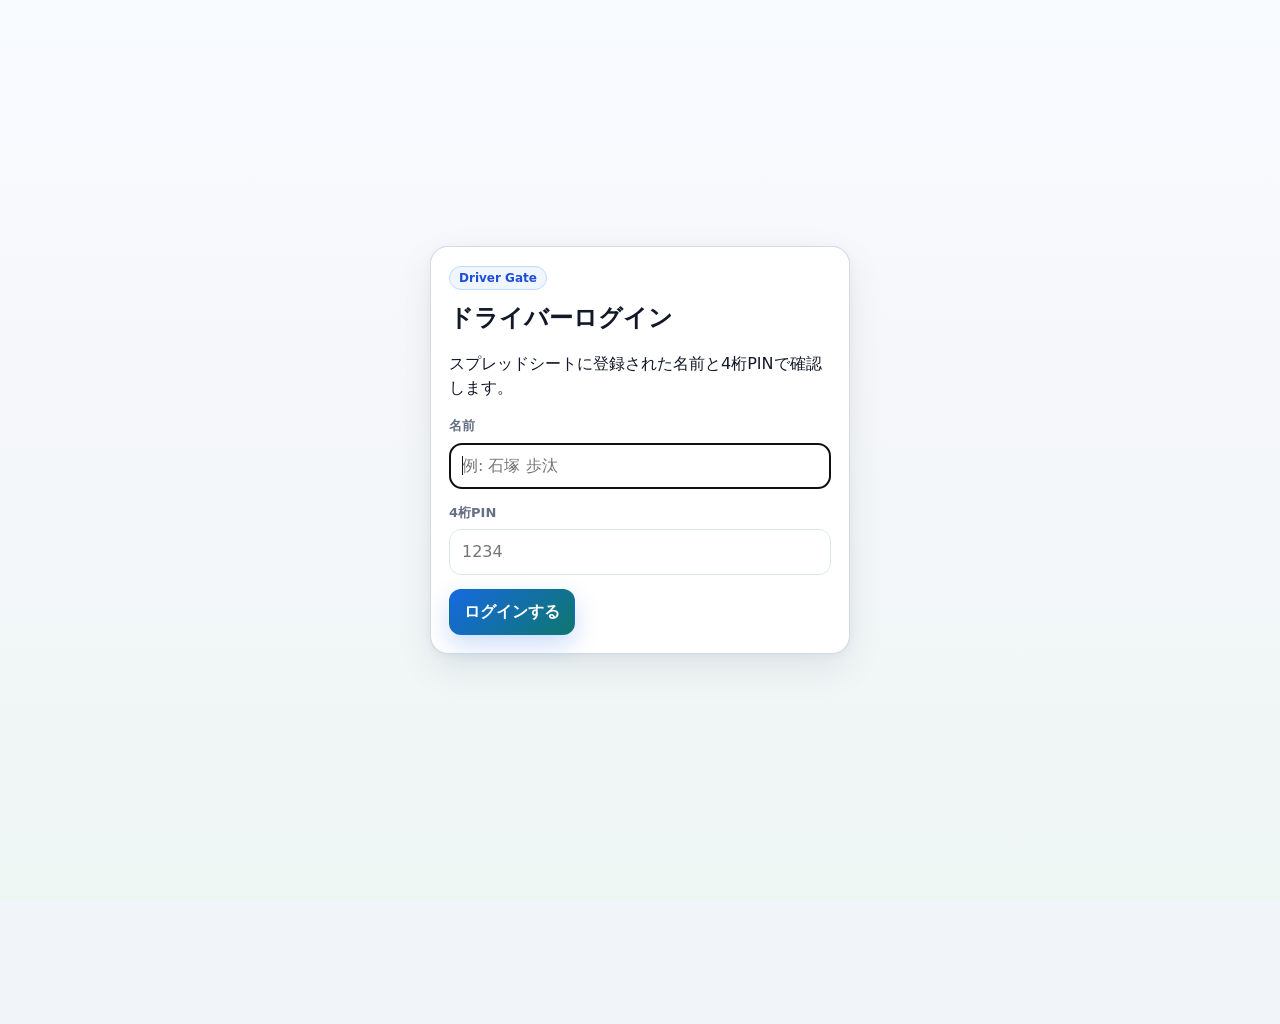
<file: index.html>
<!doctype html>
<html lang="ja">
<head>
  <meta charset="utf-8">
  <meta name="viewport" content="width=device-width, initial-scale=1, viewport-fit=cover">
  <title>POMS</title>
  <meta http-equiv="refresh" content="0; url=attendance.html">
  <link rel="stylesheet" href="styles.css">
</head>
<body class="page-shell">
  <main class="narrow">
    <section class="hero">
      <span class="eyebrow">POMS</span>
      <h1>勤怠報告へ移動しています</h1>
      <p>切り替わらない場合は下のボタンから開いてください。</p>
      <a class="button primary" href="attendance.html">勤怠報告を開く</a>
    </section>
  </main>
</body>
</html>
</file>
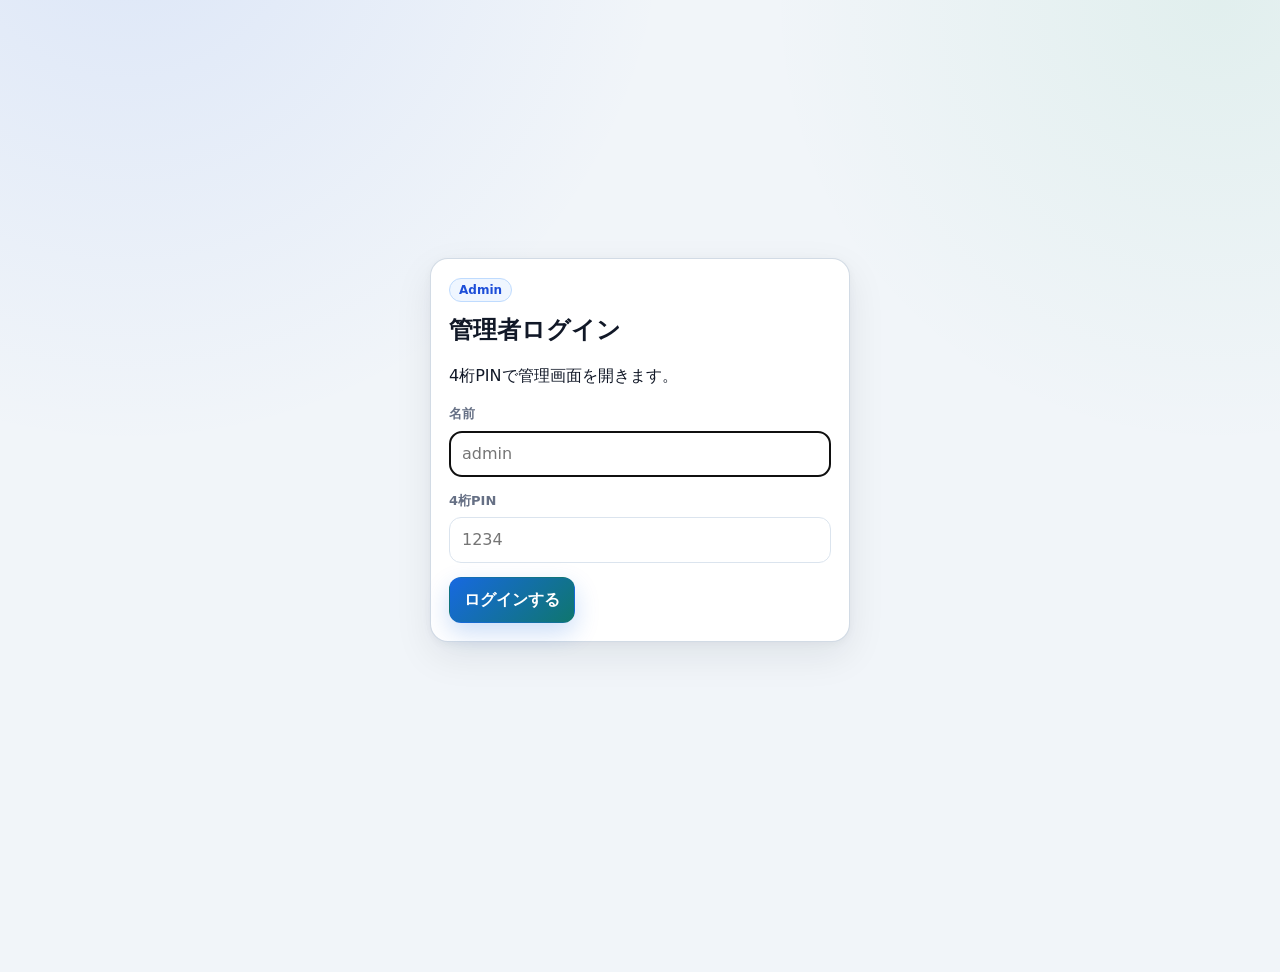
<file: admin.html>
<!doctype html>
<html lang="ja">
<head>
  <meta charset="utf-8">
  <meta name="viewport" content="width=device-width, initial-scale=1, viewport-fit=cover">
  <title>管理画面 | POMS</title>
  <link rel="stylesheet" href="styles.css?v=20260801-v21">
</head>
<body class="page-shell admin-page" data-page="admin">
  <section class="login-stage" id="adminLoginStage">
    <div class="login-card">
      <span class="eyebrow">Admin</span>
      <h1>管理者ログイン</h1>
      <p>4桁PINで管理画面を開きます。</p>
      <label class="field">
        <span>名前</span>
        <input id="adminUsername" autocomplete="username" placeholder="admin">
      </label>
      <label class="field">
        <span>4桁PIN</span>
        <input id="adminPassword" type="password" inputmode="numeric" maxlength="4" autocomplete="current-password" placeholder="1234">
      </label>
      <button class="button primary" id="adminLoginBtn">ログインする</button>
    </div>
  </section>

  <main class="admin-layout hidden" id="adminApp">
    <aside class="admin-side">
      <div class="brand-box">
        <span>P</span>
        <div>
          <strong>POMS 管理</strong>
          <small>Driver Operations</small>
        </div>
      </div>
      <button class="side-link active" data-section="dashboard"><span>ダッシュボード</span><small>全体の現状</small></button>
      <button class="side-link" data-section="checkout"><span>退勤管理</span><small>未退勤と代走</small></button>
      <button class="side-link" data-section="advance"><span>前払い</span><small>回数と振込</small></button>
      <button class="side-link" data-section="sales"><span>売上</span><small>元請け照合</small></button>
      <button class="side-link" data-section="management"><span>管理</span><small>追加と修正</small></button>
    </aside>

    <section class="admin-main">
      <div class="admin-hero">
        <div>
          <span class="eyebrow">POMS 管理</span>
          <h1>本日の運用</h1>
        </div>
        <div class="admin-actions">
          <input id="adminSearch" class="admin-search" placeholder="検索: 名前・現場・金額">
          <input type="month" id="adminMonth">
          <button class="button ghost" id="refreshAdminBtn">最新化</button>
          <button class="button ghost demo-only" id="resetDemoDataBtn">デモ更新</button>
          <button class="button primary" id="exportCsvBtn">CSV書き出し</button>
        </div>
      </div>

      <div class="demo-ribbon demo-only">
        <div>
          <strong>デモデータ表示中</strong>
          <span>勤怠、前払い、売上、口座、休み希望をサンプル登録済みです。日付を変えたり、詳細を開くと実際の運用イメージを確認できます。</span>
        </div>
        <span class="tag good">操作OK</span>
      </div>

      <section class="admin-section active" id="section-dashboard">
        <div class="section-titlebar">
          <div>
            <span class="eyebrow">Dashboard</span>
            <h2>今日見るべき数字と確認事項</h2>
            <p>売上、前払い、未退勤、登録漏れを上から順番に確認できます。</p>
          </div>
          <span class="section-badge">今日の運用</span>
        </div>

        <div class="executive-strip">
          <div class="executive-card sales">
            <span>今月売上</span>
            <strong id="kpiSales">¥0</strong>
            <small id="kpiSalesSub">実働日数から自動計算</small>
          </div>
          <div class="executive-card advance">
            <span>前払い率</span>
            <strong id="kpiAdvanceRate">0%</strong>
            <small id="kpiAdvanceRateSub">売上に対する前払い希望額</small>
          </div>
          <div class="executive-card transfer">
            <span>振込予定</span>
            <strong id="kpiTransfer">¥0</strong>
            <small>手数料差引後</small>
          </div>
        </div>

        <div class="kpi-grid">
          <div class="kpi"><span>本日稼働</span><strong id="kpiWorking">0</strong></div>
          <div class="kpi money"><span>前払い概要</span><strong id="kpiAdvance">¥0</strong></div>
          <div class="kpi good"><span>稼働率</span><strong id="kpiRate">0%</strong></div>
        </div>

        <div class="ops-command">
          <div class="ops-command-head">
            <div>
              <span class="eyebrow">Today Command</span>
              <h2>本日の運用状況</h2>
              <p id="dashboardTodayMeta">スプレッドシートとドライバーURLの最新データを確認します。</p>
            </div>
            <span class="sync-pill" id="dashboardSyncText">未取得</span>
          </div>
          <div class="ops-metrics">
            <div><span>本日出勤</span><strong id="opsTodayWorked">0</strong></div>
            <div><span>稼働中</span><strong id="opsCurrentWorking">0</strong></div>
            <div><span>退勤済み</span><strong id="opsFinished">0</strong></div>
            <div><span>未出勤</span><strong id="opsNotStarted">0</strong></div>
          </div>
          <div class="list" id="dashboardOpsList"></div>
        </div>

        <div class="panel">
          <h2>確認が必要な項目</h2>
          <div class="list" id="dashboardAlertList"></div>
        </div>

        <div class="admin-grid">
          <div class="panel">
            <h2>売上ランキング</h2>
            <div class="rank-list" id="dashboardRankList"></div>
          </div>
          <div class="panel">
            <h2>現場別売上・人数</h2>
            <div class="list" id="dashboardSiteSummary"></div>
          </div>
        </div>
        <div class="panel">
          <h2>各ドライバー前払い金額概要</h2>
          <div class="list" id="dashboardAdvanceSummary"></div>
        </div>
      </section>

      <section class="admin-section" id="section-checkout">
        <div class="section-titlebar">
          <div>
            <span class="eyebrow">Checkout</span>
            <h2>未退勤・退勤済み・代走を確認</h2>
            <p>本日の退勤漏れ、現場ごとの稼働人数、代走状況をここで確認します。</p>
          </div>
          <span class="section-badge">退勤管理</span>
        </div>

        <div class="kpi-grid">
          <div class="kpi"><span>本日出勤</span><strong id="attendanceTodayKpi">0</strong></div>
          <div class="kpi warn"><span>未退勤</span><strong id="attendanceWarningKpi">0</strong></div>
          <div class="kpi money"><span>本日退勤済み</span><strong id="attendanceSalesKpi">0名</strong></div>
          <div class="kpi good"><span>今月代走</span><strong id="attendanceWorkedKpi">0日</strong></div>
        </div>
        <div class="admin-grid">
          <div class="panel">
            <h2>今日の退勤状況</h2>
            <div class="list" id="todayList"></div>
          </div>
          <div class="panel">
            <h2>現場ごとの稼働人数</h2>
            <div class="list" id="siteList"></div>
          </div>
        </div>
        <div class="panel">
          <h2>ドライバー別退勤・出勤状況</h2>
          <div class="list" id="driverList"></div>
        </div>
        <div class="panel">
          <h2>未退勤一覧・代走状況</h2>
          <div class="list" id="notClockedOutList"></div>
        </div>
      </section>

      <section class="admin-section" id="section-advance">
        <div class="section-titlebar">
          <div>
            <span class="eyebrow">Advance</span>
            <h2>前払いの回数・合計・振込予定</h2>
            <p>ドライバーごとの申請回数、希望額、手数料、振込予定を確認できます。</p>
          </div>
          <span class="section-badge">前払い</span>
        </div>

        <div class="executive-strip">
          <div class="executive-card transfer">
            <span>振込予定額</span>
            <strong id="advanceTransferKpi">¥0</strong>
            <small>手数料差引後</small>
          </div>
          <div class="executive-card advance">
            <span>前払い合計</span>
            <strong id="advanceRequestedKpi">¥0</strong>
            <small id="advanceCountKpi">0件</small>
          </div>
          <div class="executive-card sales">
            <span>重複チェック</span>
            <strong id="advanceOverlapKpi">OK</strong>
            <small>申請済み期間を自動照合</small>
          </div>
        </div>
        <div class="panel">
          <h2>ドライバー別前払い回数・合計</h2>
          <div class="list" id="advanceDriverSummaryList"></div>
        </div>
        <div class="panel">
          <h2>前払い履歴</h2>
          <div class="list" id="advanceList"></div>
        </div>
        <div class="admin-grid">
          <div class="panel">
            <h2>口座情報</h2>
            <div class="list" id="bankInfoList"></div>
          </div>
          <div class="panel">
            <h2>重複チェック履歴</h2>
            <div class="list" id="advanceOverlapHistory"></div>
          </div>
        </div>
      </section>

      <section class="admin-section" id="section-sales">
        <div class="section-titlebar">
          <div>
            <span class="eyebrow">Sales</span>
            <h2>売上と元請け入金明細の照合</h2>
            <p>元請け明細の出勤日数、代走日数、単価と照らし合わせるための画面です。</p>
          </div>
          <span class="section-badge">売上照合</span>
        </div>

        <div class="kpi-grid">
          <div class="kpi money"><span>今月売上</span><strong id="monthlySalesKpi">¥0</strong></div>
          <div class="kpi good"><span>延べ出勤数</span><strong id="monthlyWorkedKpi">0稼働</strong></div>
          <div class="kpi warn"><span>代走日数</span><strong id="monthlyAdvanceKpi">0日</strong></div>
          <div class="kpi"><span>休み希望数</span><strong id="monthlyTransferKpi">0日</strong></div>
        </div>
        <div class="admin-grid">
          <div class="panel">
            <h2>現場別売上・人数</h2>
            <div class="list" id="monthlySiteList"></div>
          </div>
          <div class="panel">
            <h2>保存済み月</h2>
            <div class="month-jump-list" id="monthlyAvailableMonths"></div>
          </div>
        </div>
        <div class="panel">
          <h2>元請け入金明細 照合表</h2>
          <div class="list" id="monthlyDriverList"></div>
        </div>
        <div class="panel">
          <h2>前払い履歴</h2>
          <div class="list" id="monthlyAdvanceList"></div>
        </div>
      </section>

      <section class="admin-section" id="section-management">
        <div class="section-titlebar">
          <div>
            <span class="eyebrow">Management</span>
            <h2>登録・修正・運用チェック</h2>
            <p>ドライバー、現場、休み希望、確定シフト、勤務修正をここに集約しています。</p>
          </div>
          <span class="section-badge">変更操作</span>
        </div>

        <div class="panel">
          <h2>管理クイック操作</h2>
          <div class="quick-actions-grid">
            <button type="button" class="action-tile" data-admin-action="add-driver"><strong>ドライバー追加</strong><span>単価・口座も登録</span></button>
            <button type="button" class="action-tile" data-admin-action="add-site"><strong>現場追加</strong><span>現場マスタを更新</span></button>
            <button type="button" class="action-tile" data-admin-action="bulk-holiday"><strong>休み希望入力</strong><span>全員分を一括入力</span></button>
            <button type="button" class="action-tile" data-admin-action="bulk-fixed"><strong>確定シフト入力</strong><span>通知停止日を設定</span></button>
          </div>
        </div>
        <div class="panel">
          <h2>管理チェック</h2>
          <div class="list" id="managementQualityList"></div>
        </div>
        <div class="panel">
          <div class="panel-top">
            <h2>ドライバー管理</h2>
            <button class="button primary small" id="addDriverBtn">追加</button>
          </div>
          <div class="list" id="managementDriverList"></div>
        </div>
        <div class="admin-grid">
          <div class="panel">
            <div class="panel-top">
              <h2>現場管理</h2>
              <button class="button primary small" id="addSiteBtn">追加</button>
            </div>
            <div class="list" id="managementSiteList"></div>
          </div>
          <div class="panel">
            <div class="panel-top">
              <div class="tab-row">
                <button class="tab active" data-shift-tab="holiday">休み希望</button>
                <button class="tab" data-shift-tab="fixed">確定シフト</button>
              </div>
              <button class="button primary small" id="bulkShiftBtn">全員分を入力</button>
            </div>
            <div class="list" id="shiftList"></div>
          </div>
        </div>
        <div class="panel">
          <h2>勤務修正・代走退勤処理</h2>
          <div class="list" id="managementAttendanceFixList"></div>
        </div>
        <div class="panel">
          <h2>管理者ログイン履歴</h2>
          <div class="list" id="loginHistoryList"></div>
        </div>
      </section>
    </section>
  </main>

  <nav class="bottom-nav admin-bottom hidden" id="adminBottomNav">
    <button class="active" data-section="dashboard">ダッシュ</button>
    <button data-section="checkout">退勤</button>
    <button data-section="advance">前払</button>
    <button data-section="sales">売上</button>
    <button data-section="management">管理</button>
  </nav>

  <div class="modal hidden" id="adminModal">
    <div class="modal-card">
      <button class="modal-close" id="closeModalBtn">×</button>
      <h2 id="modalTitle">詳細</h2>
      <div id="modalBody"></div>
    </div>
  </div>
  <div class="toast" id="toast"></div>
  <div class="loading" id="loading"><div>処理中...</div></div>
  <script src="config.js?v=20260801-v21"></script>
  <script src="app.js?v=20260801-v21"></script>
</body>
</html>
</file>
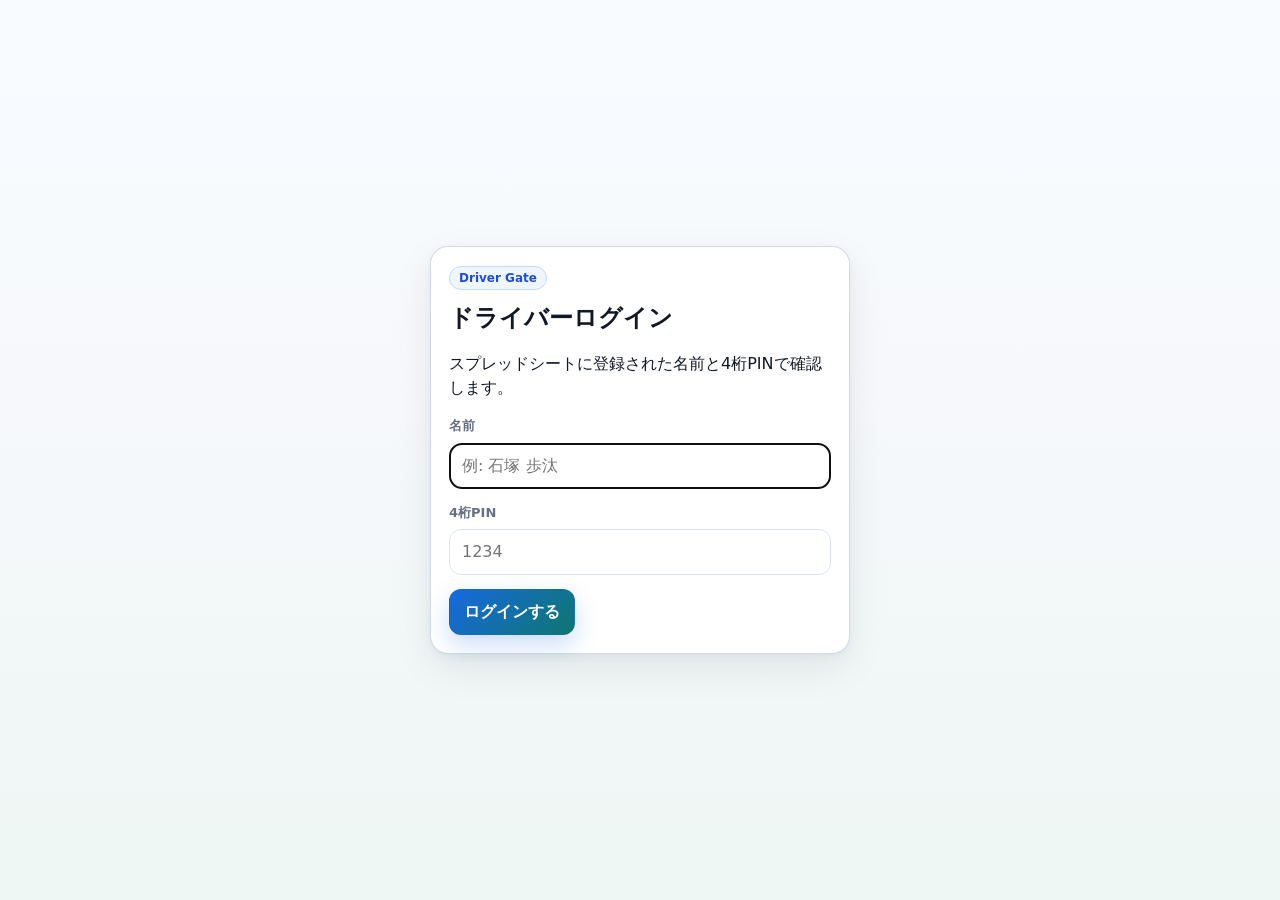
<file: advance.html>
<!doctype html>
<html lang="ja">
<head>
  <meta charset="utf-8">
  <meta name="viewport" content="width=device-width, initial-scale=1, viewport-fit=cover">
  <title>前払い申請 | POMS</title>
  <link rel="stylesheet" href="styles.css?v=20260801-v21">
</head>
<body class="page-shell driver-page advance-preview-page" data-page="advance">
  <main class="advance-preview-app narrow driver-app advance-app">
    <header class="mobile-topbar">
      <div class="brand-mark">P</div>
      <div>
        <strong>POMS</strong>
        <span>前払い申請</span>
      </div>
    </header>

    <section class="hero compact money advance-hero">
      <span class="eyebrow">Advance</span>
      <h1>前払い申請</h1>
      <p>退勤済みの稼働日だけ選択できます。金額は自動で計算します。</p>
    </section>

    <section class="advance-preview-profile advance-profile-card">
      <div class="advance-preview-driver person-card">
        <div class="avatar" id="driverInitial">P</div>
        <div class="advance-preview-driver-main">
          <div class="advance-preview-name" id="driverName">読込中</div>
          <div class="advance-preview-site" id="driverSite">現場を確認しています</div>
        </div>
        <div class="advance-preview-unit">
          <span>基準日当</span>
          <strong id="advanceUnitPriceLabel">-</strong>
        </div>
      </div>
    </section>

    <section class="advance-quick-strip" aria-label="前払い申請の概要">
      <div>
        <span>申請可能</span>
        <strong id="advanceQuickAvailable">確認中</strong>
      </div>
      <div>
        <span>選択中</span>
        <strong id="advanceQuickStatus">未選択</strong>
      </div>
      <div>
        <span>振込予定</span>
        <strong id="advanceQuickTransfer">選択後</strong>
      </div>
    </section>

    <section class="advance-flow-strip" aria-label="前払い申請の流れ">
      <div><span>1</span><strong>稼働日</strong><small>退勤済みのみ</small></div>
      <div><span>2</span><strong>金額確認</strong><small>自動計算</small></div>
      <div><span>3</span><strong>申請</strong><small>右へスワイプ</small></div>
    </section>

    <section class="advance-preview-section advance-calendar-card">
      <div class="advance-preview-month-row">
        <button type="button" id="advancePrevMonth" aria-label="前の月">‹</button>
        <div class="advance-preview-month-label" id="advanceCalendarTitle">-</div>
        <button type="button" id="advanceNextMonth" aria-label="次の月">›</button>
      </div>

      <div class="advance-preview-section-head">
        <div>
          <h2>申請できる稼働日</h2>
          <div class="advance-preview-small">タップすると今回の申請に追加されます</div>
        </div>
        <div class="advance-count-pill" id="availableCount">0日</div>
      </div>
      <div class="advance-preview-days" id="availableDays"></div>
    </section>

    <section class="advance-preview-section advance-selection-card">
      <div class="advance-preview-section-head">
        <div>
          <h2>選択中の日付</h2>
          <div class="advance-preview-small" id="selectedDates">まだ選択されていません</div>
        </div>
      </div>
      <div class="advance-preview-empty" id="hint">申請したい稼働日をタップしてください</div>
      <div class="advance-date-chips advance-preview-hidden" id="advanceSelectedDateList">申請できる稼働日を選択してください</div>
      <strong class="advance-preview-hidden" id="advanceSelectedCount">0日分</strong>
      <div class="advance-preview-hidden" id="advanceOverlapText">申請済み期間を確認します</div>
    </section>

    <span class="advance-preview-hidden" id="advanceRangeLabel">稼働日を選択</span>
    <input type="hidden" id="advanceDateFrom">
    <input type="hidden" id="advanceDateTo">
    <input type="hidden" id="advanceWorkedDays" value="0">
    <input type="hidden" id="advanceAmount" value="0">
    <span class="advance-preview-hidden" id="advanceFlowCalc"></span>
    <span class="advance-preview-hidden" id="advanceFlowSubmit"></span>
    <span class="advance-preview-hidden" id="advanceWorkdayBadge">0日</span>
    <span class="advance-preview-hidden" id="advanceMeterFill"></span>
    <span class="advance-preview-hidden" id="advanceFeeText">手数料合計 ¥0</span>
    <span class="advance-preview-hidden" id="advanceSummary">期間を選択してください</span>

    <div class="advance-preview-summary advance-action-dock">
      <div class="advance-preview-summary-card">
        <div class="advance-preview-selected-line">
          <div>
            <div class="advance-preview-small">今回の申請</div>
            <strong id="selectedText">0日分</strong>
          </div>
          <div class="advance-preview-selected-count" id="selectedCount">0日</div>
        </div>
        <div class="advance-preview-money-row">
          <span>売上金額</span>
          <strong id="advanceSalesText">¥0</strong>
        </div>
        <div class="advance-preview-money-row">
          <span>前払い希望額</span>
          <strong id="advanceRequestText">¥0</strong>
        </div>
        <div class="advance-preview-fee-detail">
          <div><span>前払い手数料 8%</span><strong id="advancePercentFeeText">¥0</strong></div>
          <div><span>振込手数料</span><strong id="advanceBankFeeText">¥0</strong></div>
        </div>
        <div class="advance-preview-money-row">
          <span>手数料合計</span>
          <strong id="advanceTotalFeeText">¥0</strong>
        </div>
        <div class="advance-preview-money-row advance-preview-transfer-row">
          <span>振込予定額</span>
          <strong id="advanceTransferAmount">¥0</strong>
        </div>
        <small id="advanceTransferMeta">稼働日を選ぶと自動計算します</small>
        <div class="coin-burst" id="coinBurst" aria-hidden="true"><i></i><i></i><i></i><i></i><i></i><i></i></div>
        <div class="swipe-confirm primary disabled" id="submitAdvanceSwipe" role="button" tabindex="0" aria-disabled="true">
          <span class="swipe-fill"></span>
          <span class="swipe-copy"><strong>前払いを申請</strong><small data-swipe-detail>稼働日を選択してください</small></span>
          <span class="swipe-thumb">→</span>
        </div>
        <button class="button primary hidden" id="submitAdvanceBtn">前払いを申請する</button>
      </div>
    </div>

    <section class="advance-preview-section advance-applied-card">
      <div class="advance-preview-section-head">
        <div>
          <h2>申請済み</h2>
          <div class="advance-preview-small">再申請できない日は自動で除外されます</div>
        </div>
      </div>
      <div class="advance-preview-days" id="appliedDays"></div>
      <div class="advance-preview-hidden" id="advanceAppliedList">まだ申請済み期間はありません</div>
    </section>
  </main>
  <div class="toast" id="toast"></div>
  <div class="loading" id="loading"><div>処理中...</div></div>
  <script src="config.js?v=20260801-v21"></script>
  <script src="app.js?v=20260801-v21"></script>
</body>
</html>
</file>
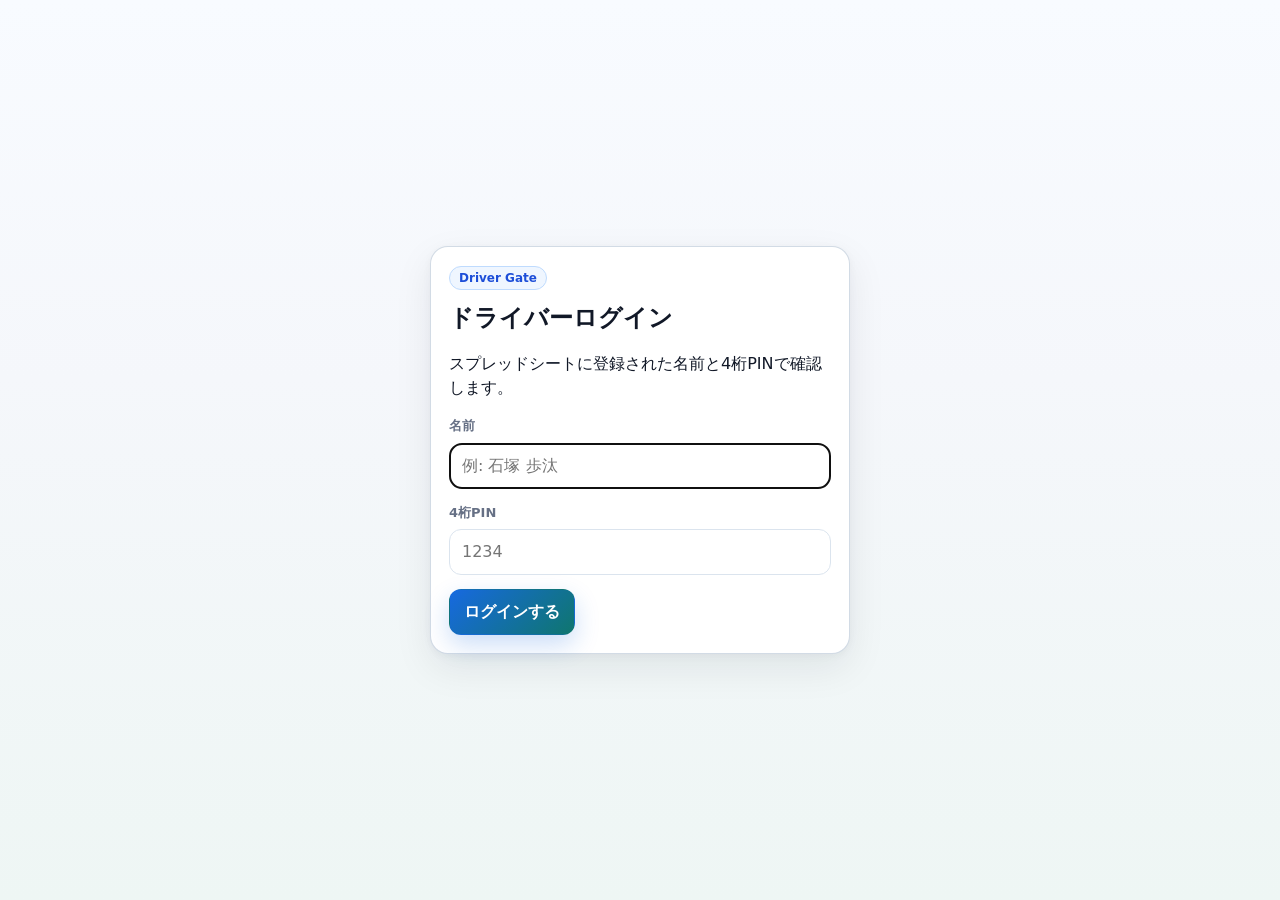
<file: attendance.html>
<!doctype html>
<html lang="ja">
<head>
  <meta charset="utf-8">
  <meta name="viewport" content="width=device-width, initial-scale=1, viewport-fit=cover">
  <title>勤務報告 | POMS</title>
  <link rel="stylesheet" href="styles.css?v=20260801-v21">
</head>
<body class="page-shell driver-page attendance-page" data-page="attendance">
  <main class="narrow driver-app attendance-app">
    <header class="mobile-topbar">
      <div class="brand-mark">P</div>
      <div>
        <strong>POMS</strong>
        <span>勤務報告</span>
      </div>
    </header>

    <section class="hero compact attendance-hero">
      <span class="eyebrow">Attendance</span>
      <h1>今日の勤務</h1>
      <p id="attendanceLead">3:00切替の業務日で保存します。</p>
    </section>

    <section class="demo-guide demo-only">
      <strong>ローカル確認モード</strong>
      <span>出勤、退勤、リセットを押すとデモデータで動作を確認できます。</span>
    </section>

    <section class="panel work-panel attendance-work-panel">
      <div class="person-card attendance-profile-card">
        <div class="avatar" id="driverInitial">P</div>
        <div>
          <strong id="driverName">読込中</strong>
          <span id="driverSite">現場を確認しています</span>
        </div>
      </div>

      <div class="status-strip attendance-status-card">
        <div>
          <span>勤務日</span>
          <strong id="workDateText">-</strong>
        </div>
        <div>
          <span>状態</span>
          <strong id="attendanceStatus">未出勤</strong>
        </div>
      </div>

      <div class="driver-command-card attendance-action-card" id="attendanceLiveCard">
        <div class="command-status"><span></span></div>
        <div>
          <strong id="attendanceActionTitle">今日の報告を始められます</strong>
          <p id="attendanceActionText">メモがなければ、そのまま下のバーを右へ動かしてください。</p>
        </div>
        <div class="attendance-time-row" id="attendanceTimeRow">
          <div>
            <span>出勤時刻</span>
            <strong id="attendanceStartTime">未記録</strong>
          </div>
          <div>
            <span>退勤時刻</span>
            <strong id="attendanceEndTime">未記録</strong>
          </div>
        </div>
      </div>

      <label class="field attendance-note-card">
        <span class="attendance-note-label"><strong>連絡事項</strong><small>任意・未入力OK</small></span>
        <textarea id="attendanceNote" placeholder="任意：遅延・車両トラブル・共有事項があれば入力"></textarea>
        <small class="field-help">必要な場合だけ入力してください。</small>
      </label>

      <div class="action-stack sticky-actions">
        <div class="sticky-action-head">
          <span id="attendanceNextActionLabel">次の操作</span>
          <strong id="attendanceActionHint">右へスワイプ</strong>
        </div>
        <div class="swipe-confirm primary" id="startWorkSwipe" role="button" tabindex="0" aria-disabled="false">
          <span class="swipe-fill"></span>
          <span class="swipe-copy"><strong>出勤を記録</strong><small data-swipe-detail>右へスワイプして出勤</small></span>
          <span class="swipe-thumb">→</span>
        </div>
        <div class="swipe-confirm success hidden" id="endWorkSwipe" role="button" tabindex="0" aria-disabled="false">
          <span class="swipe-fill"></span>
          <span class="swipe-copy"><strong>退勤を記録</strong><small data-swipe-detail>右へスワイプして退勤</small></span>
          <span class="swipe-thumb">→</span>
        </div>
        <button class="button primary hidden" id="startWorkBtn">出勤する</button>
        <button class="button success hidden" id="endWorkBtn">退勤する</button>
        <button class="button ghost demo-only" id="resetDemoBtn">今日の入力をリセット</button>
      </div>
    </section>

    <section class="panel success-panel hidden" id="attendanceDone">
      <div class="success-sparkles" aria-hidden="true"><i></i><i></i><i></i><i></i></div>
      <div class="done-mark">✓</div>
      <h2>勤務報告を保存しました</h2>
      <p id="doneAttendanceText">保存内容を確認しています。</p>
    </section>
  </main>
  <div class="toast" id="toast"></div>
  <div class="loading" id="loading"><div>処理中...</div></div>
  <script src="config.js?v=20260801-v21"></script>
  <script src="app.js?v=20260801-v21"></script>
</body>
</html>
</file>
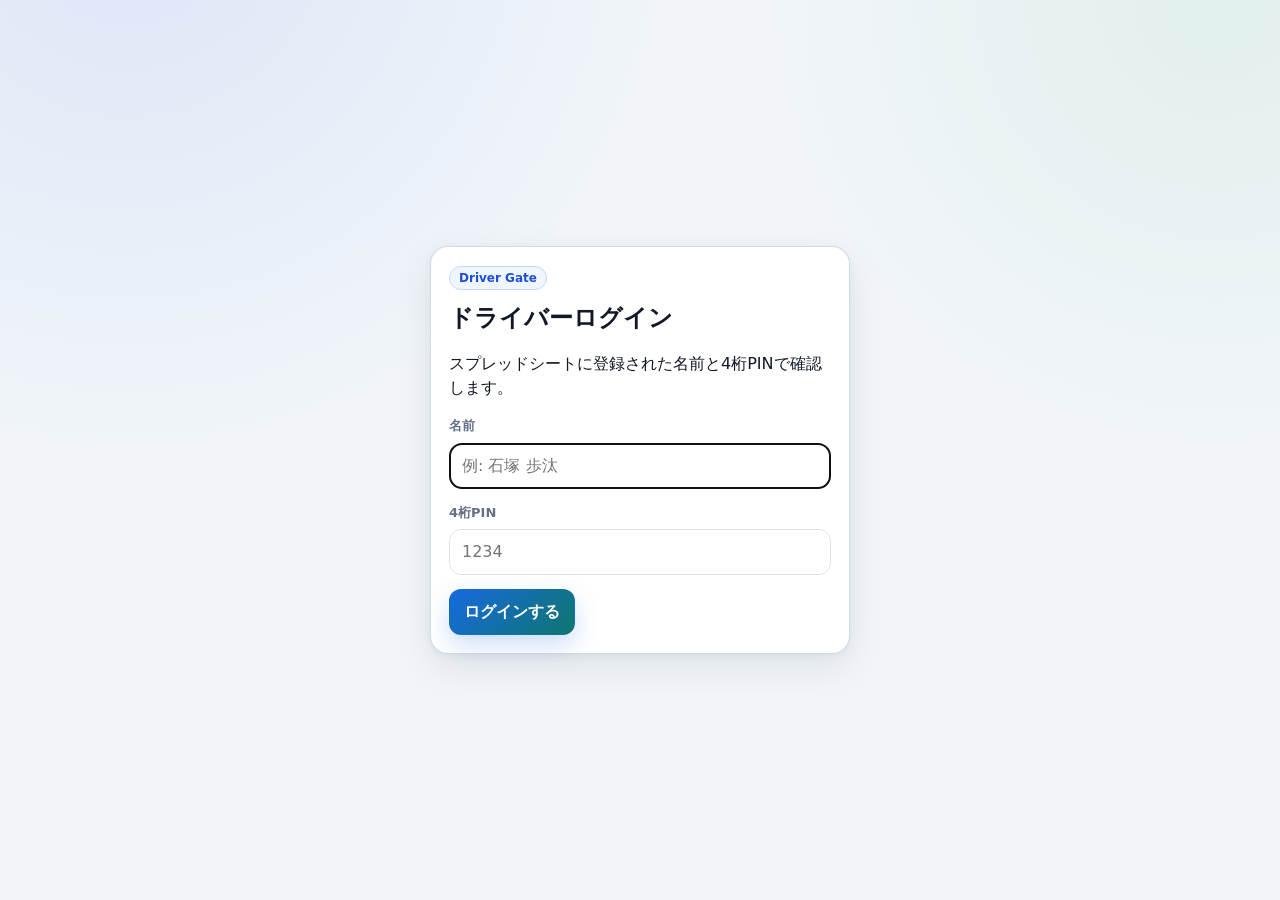
<file: holiday.html>
<!doctype html>
<html lang="ja">
<head>
  <meta charset="utf-8">
  <meta name="viewport" content="width=device-width, initial-scale=1, viewport-fit=cover">
  <title>休み希望 | POMS</title>
  <link rel="stylesheet" href="styles.css?v=20260801-v21">
</head>
<body class="page-shell driver-page holiday-page" data-page="holiday">
  <main class="narrow driver-app">
    <header class="mobile-topbar">
      <div class="brand-mark">P</div>
      <div>
        <strong>POMS</strong>
        <span>休み希望</span>
      </div>
    </header>

    <section class="hero compact holiday">
      <span class="eyebrow">Holiday</span>
      <h1 id="holidayTitle">対象月を確認中</h1>
      <p id="holidayRuleText">日付を選び、最後にスワイプで送信します。</p>
    </section>

    <section class="demo-guide demo-only">
      <strong>ローカル確認モード</strong>
      <span>選択した日付は管理画面の管理メニューに反映されます。</span>
    </section>

    <section class="panel" id="holidayForm">
      <div class="person-card">
        <div class="avatar" id="driverInitial">P</div>
        <div>
          <strong id="driverName">読込中</strong>
          <span id="driverSite">現場を確認しています</span>
        </div>
      </div>

      <div class="calendar-head">
        <div>
          <strong id="calendarMonth">-</strong>
          <span>希望日をタップしてください</span>
        </div>
        <b id="holidayCountText">0日</b>
      </div>
      <div class="weekday-grid">
        <span>日</span><span>月</span><span>火</span><span>水</span><span>木</span><span>金</span><span>土</span>
      </div>
      <div class="calendar-grid" id="holidayCalendar"></div>

      <label class="field">
        <span>メモ</span>
        <textarea id="holidayNote" placeholder="例: 家庭都合のため"></textarea>
      </label>

      <div class="selected-box">
        <span>選択中</span>
        <strong id="selectedHolidayText">未選択</strong>
      </div>

      <div class="button-row">
        <button class="button ghost wide-action" id="clearHolidayBtn">選択をリセット</button>
        <button class="button primary hidden" id="submitHolidayBtn">休み希望を送信</button>
      </div>
      <div class="swipe-confirm primary disabled" id="submitHolidaySwipe" role="button" tabindex="0" aria-disabled="true">
        <span class="swipe-fill"></span>
        <span class="swipe-copy"><strong>休み希望を送信</strong><small data-swipe-detail>日付を選ぶとスワイプできます</small></span>
        <span class="swipe-thumb">→</span>
      </div>
    </section>

    <section class="panel success-panel hidden" id="holidayReview">
      <div class="success-sparkles" aria-hidden="true"><i></i><i></i><i></i><i></i></div>
      <div class="done-mark">✓</div>
      <h2>休み希望を保存しました</h2>
      <p id="holidayReviewText">保存内容を確認しています。</p>
      <button class="button primary" id="editHolidayBtn">内容を変更する</button>
    </section>
  </main>
  <div class="toast" id="toast"></div>
  <div class="loading" id="loading"><div>処理中...</div></div>
  <script src="config.js?v=20260801-v21"></script>
  <script src="app.js?v=20260801-v21"></script>
</body>
</html>
</file>
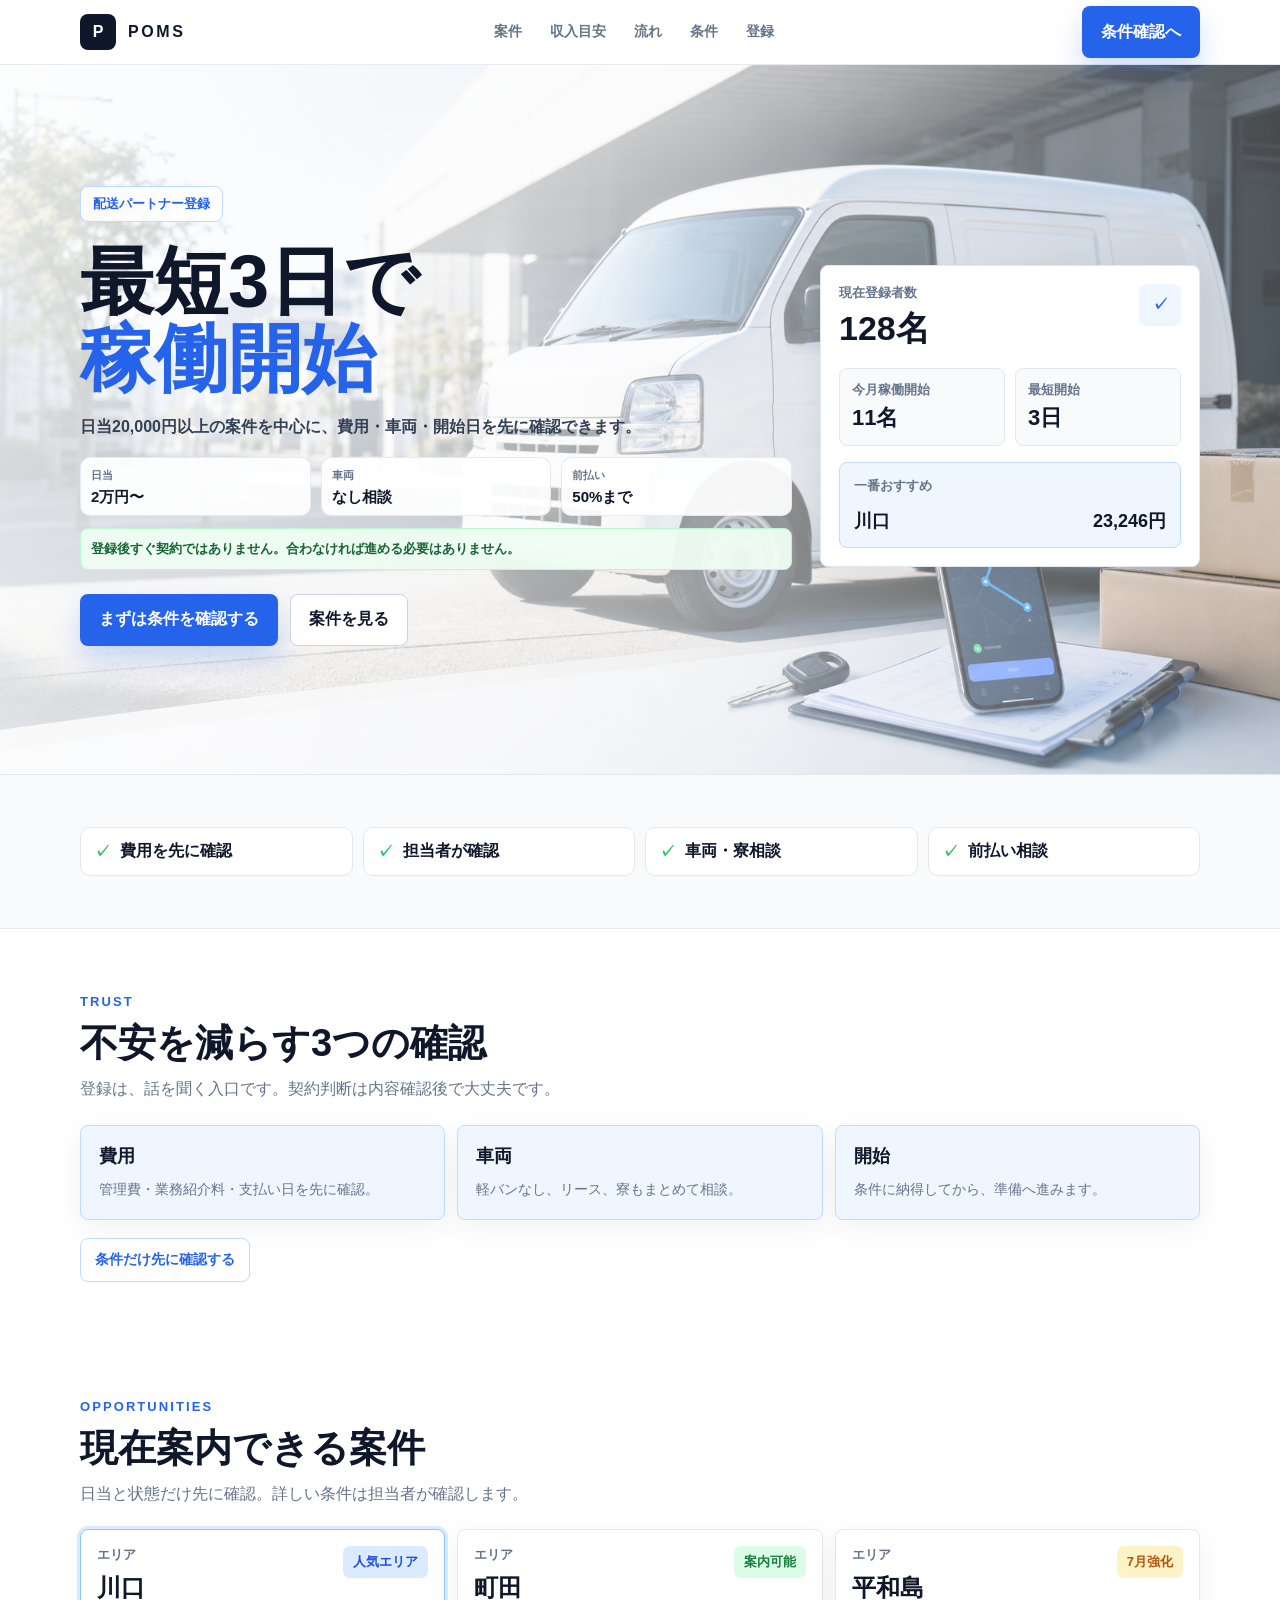
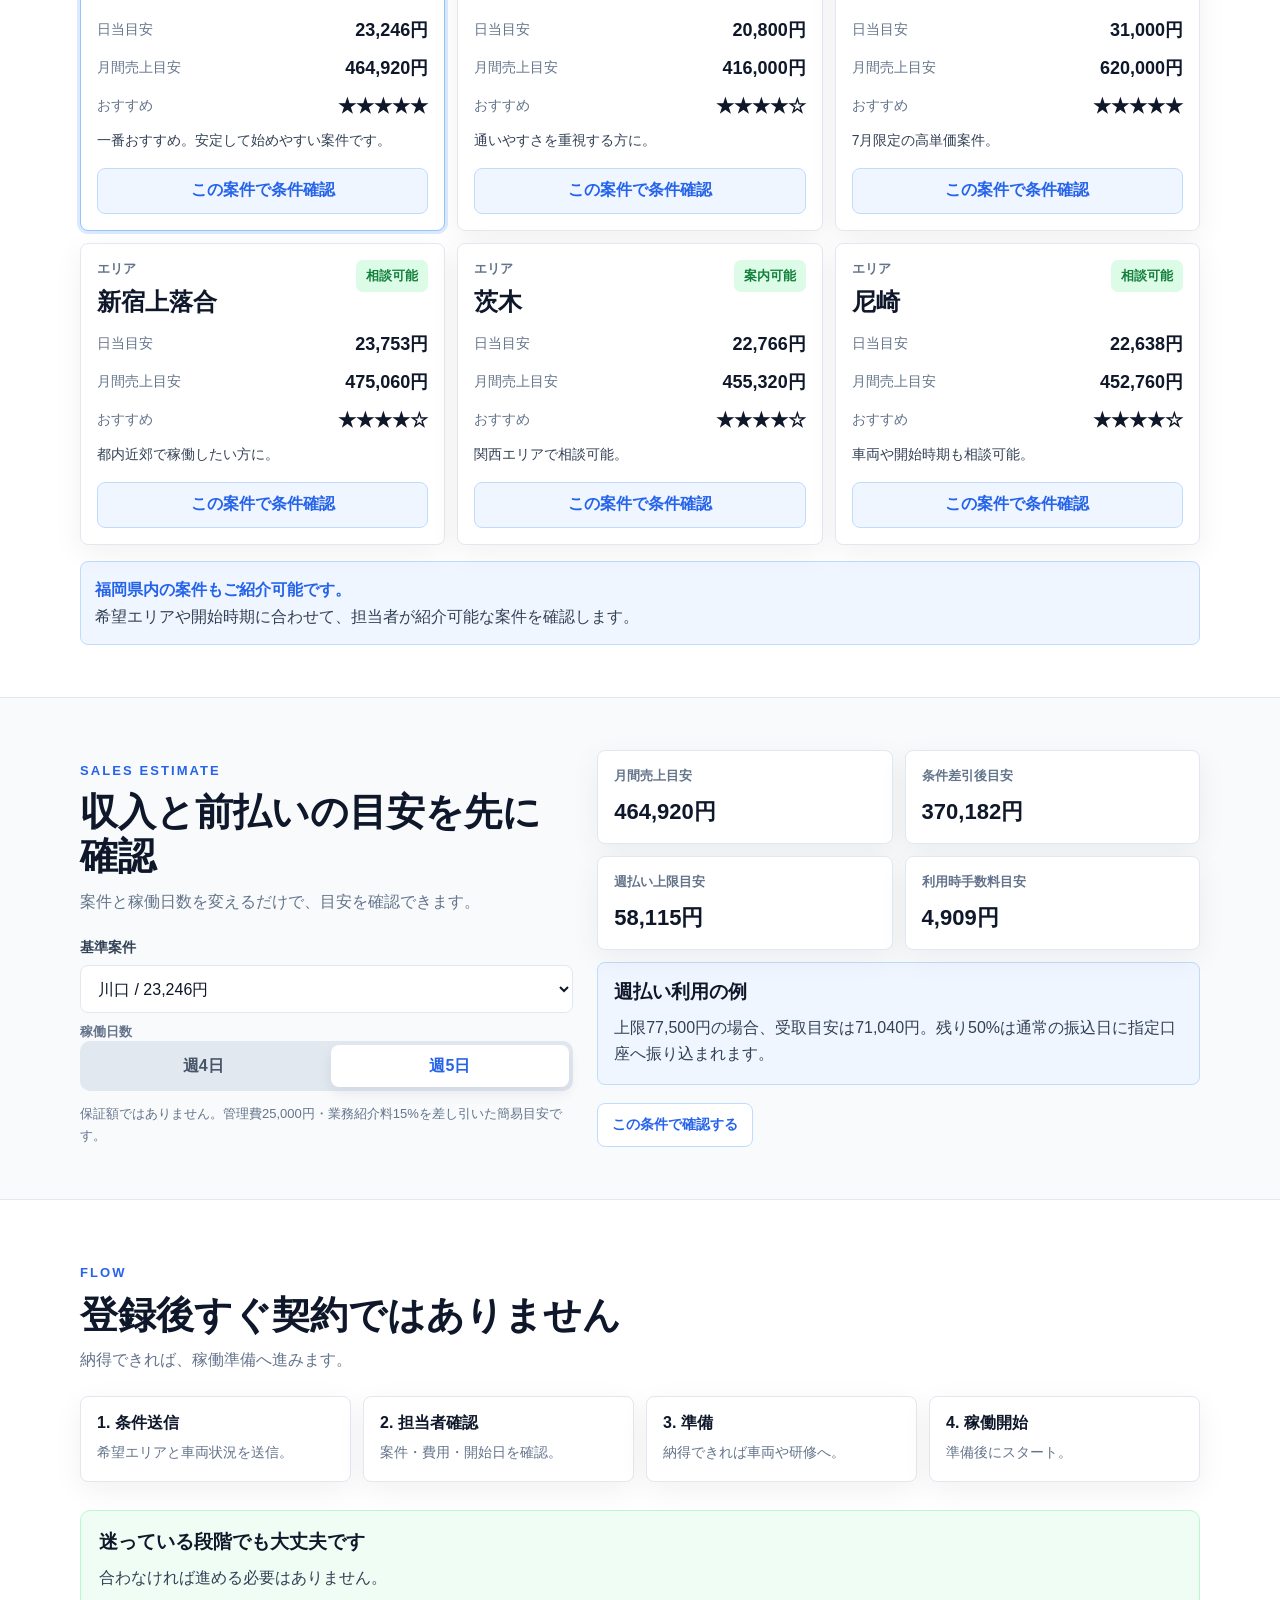
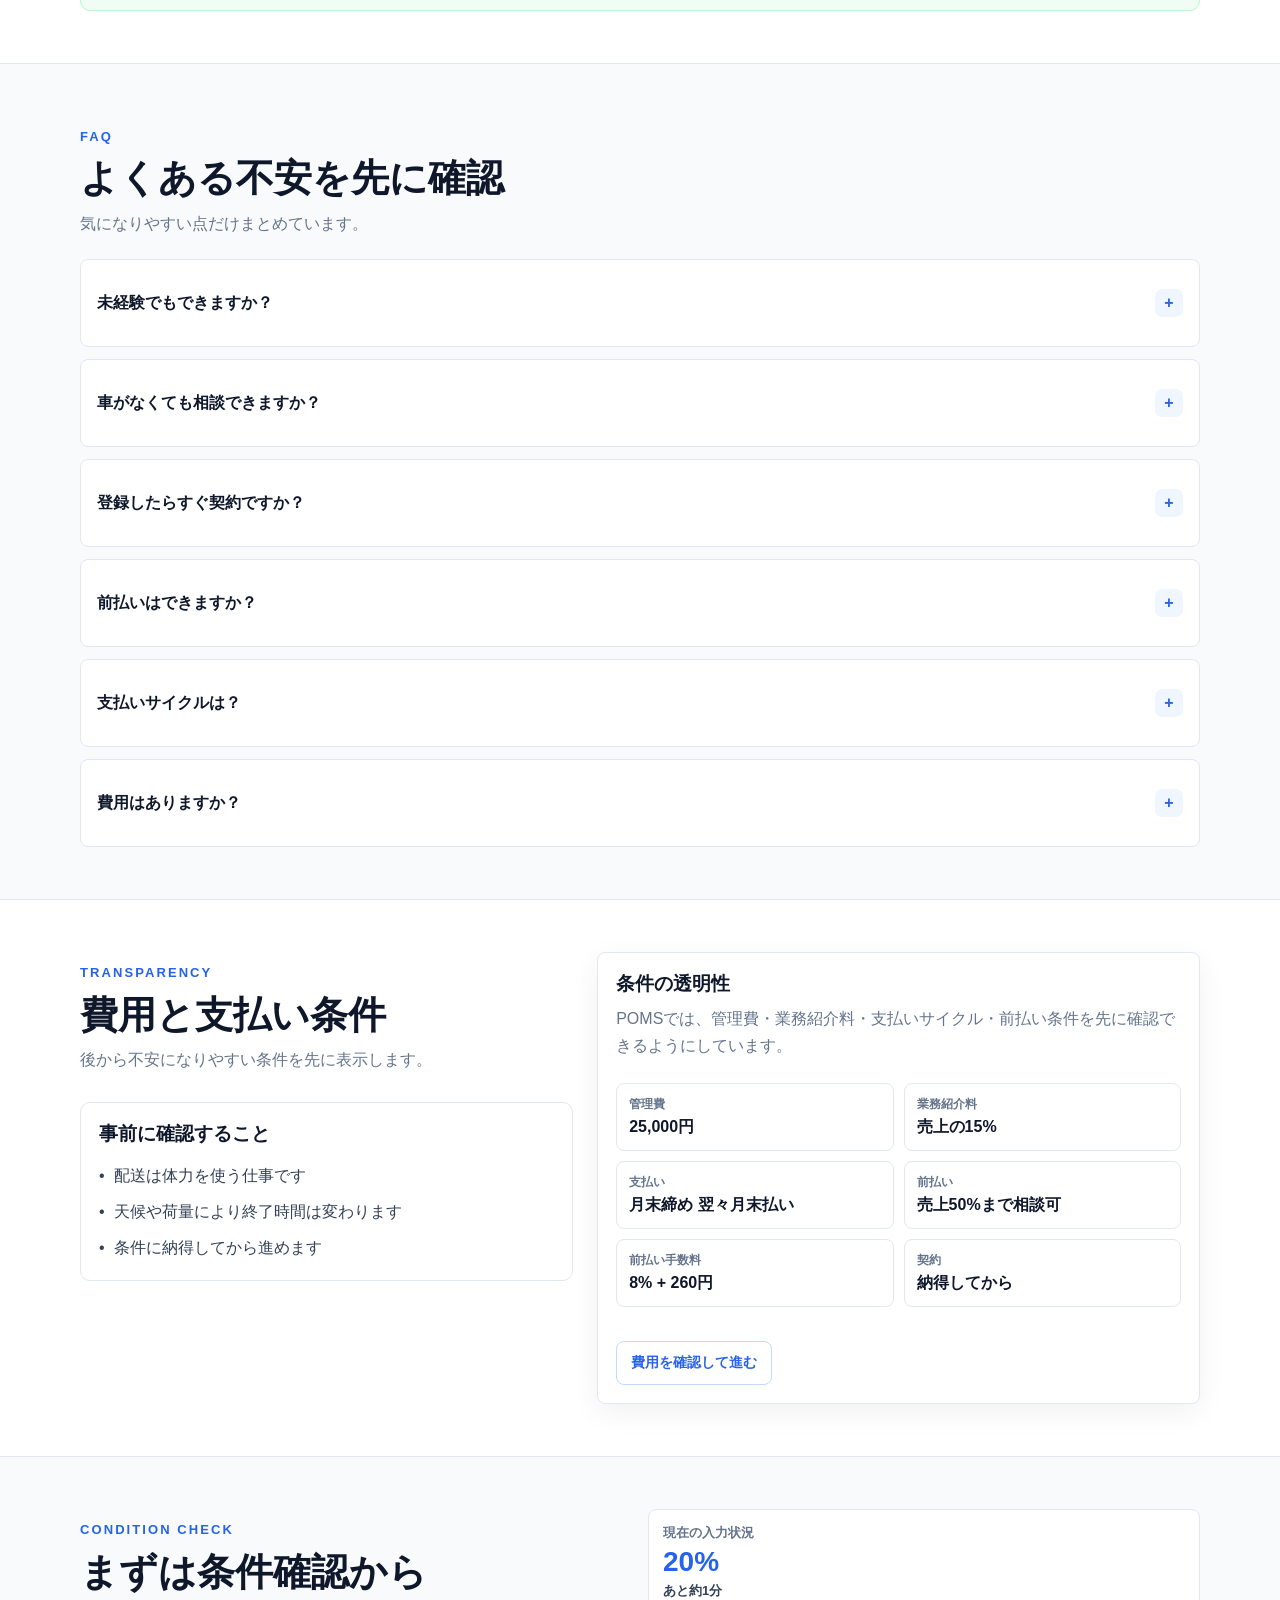
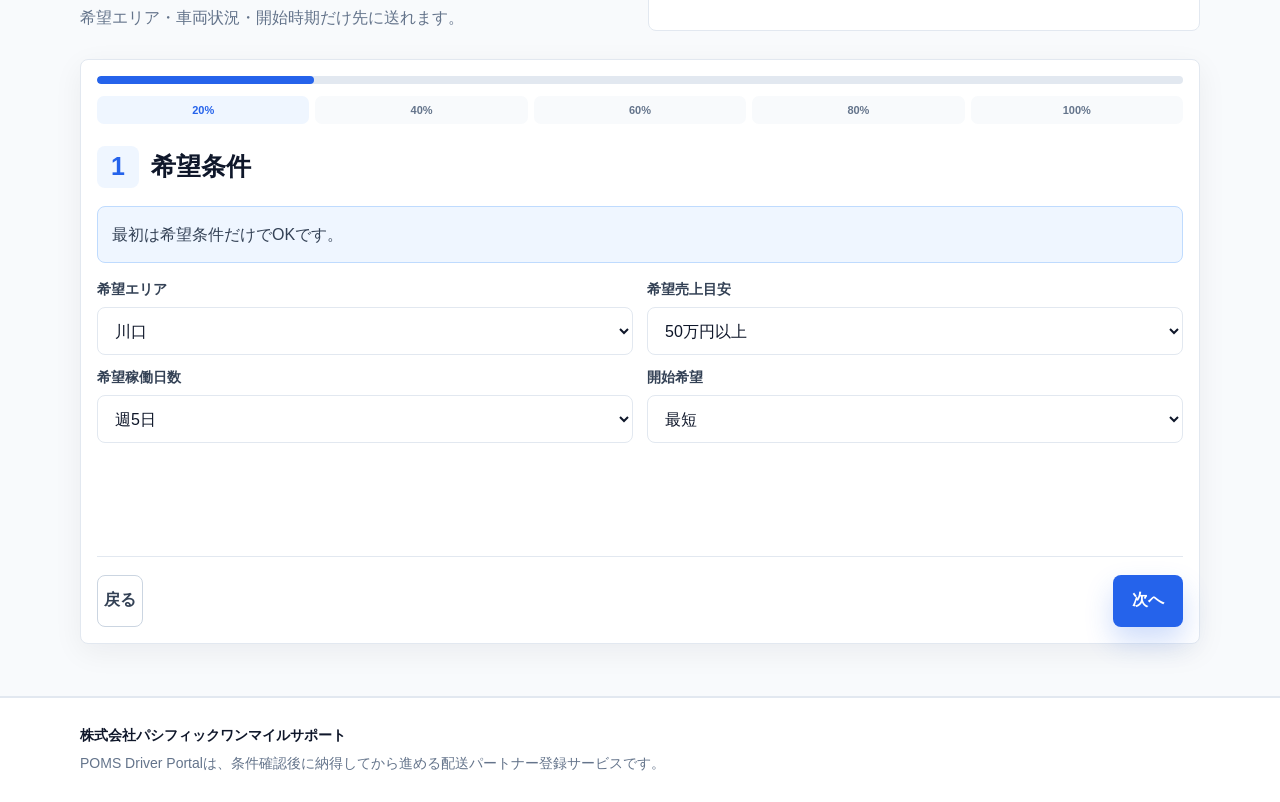
<file: recruit.html>
<!doctype html>
<html lang="ja">
  <head>
    <meta charset="utf-8" />
    <meta name="viewport" content="width=device-width, initial-scale=1" />
    <title>POMS Driver Portal</title>
    <meta
      name="description"
      content="POMSの配送パートナー登録サービス。条件を確認してから稼働準備へ進めます。"
    />
    <style>
      :root {
        color-scheme: light;
        --bg: #ffffff;
        --ink: #0f172a;
        --muted: #64748b;
        --line: #e2e8f0;
        --soft: #f8fafc;
        --action: #2563eb;
        --success: #22c55e;
        --warning: #f59e0b;
        --shadow: 0 24px 70px rgba(15, 23, 42, 0.14);
      }

      * {
        box-sizing: border-box;
      }

      html {
        scroll-behavior: smooth;
      }

      body {
        margin: 0;
        background: var(--bg);
        color: var(--ink);
        font-family:
          -apple-system, BlinkMacSystemFont, "Segoe UI", "Hiragino Sans",
          "Yu Gothic", "Noto Sans JP", sans-serif;
        letter-spacing: 0;
      }

      a {
        color: inherit;
        text-decoration: none;
      }

      button,
      input,
      select {
        font: inherit;
      }

      button {
        cursor: pointer;
      }

      .shell {
        min-height: 100vh;
        padding-bottom: 0;
      }

      .container {
        width: min(1120px, calc(100% - 32px));
        margin: 0 auto;
      }

      .header {
        position: fixed;
        inset: 0 0 auto;
        z-index: 20;
        border-bottom: 1px solid rgba(226, 232, 240, 0.8);
        background: rgba(255, 255, 255, 0.92);
        backdrop-filter: blur(18px);
      }

      .header-inner {
        display: flex;
        height: 64px;
        align-items: center;
        justify-content: space-between;
        gap: 16px;
      }

      .brand {
        display: flex;
        align-items: center;
        gap: 12px;
        font-weight: 700;
        letter-spacing: 0.16em;
      }

      .brand-mark {
        display: grid;
        width: 36px;
        height: 36px;
        place-items: center;
        border-radius: 8px;
        background: var(--ink);
        color: white;
        letter-spacing: 0;
      }

      .nav {
        display: none;
        align-items: center;
        gap: 28px;
        color: var(--muted);
        font-size: 14px;
        font-weight: 600;
      }

      .hero {
        position: relative;
        overflow: hidden;
        padding: 98px 0 34px;
        background: #fff;
      }

      .hero::before {
        content: "";
        position: absolute;
        inset: 64px 0 0;
        background: url("./images/poms-delivery-hero.png") center / cover no-repeat;
        opacity: 0.9;
      }

      .hero::after {
        content: "";
        position: absolute;
        inset: 0;
        background: linear-gradient(
          90deg,
          rgba(255, 255, 255, 0.82) 0%,
          rgba(255, 255, 255, 0.58) 48%,
          rgba(255, 255, 255, 0.16) 100%
        );
      }

      .hero-grid {
        position: relative;
        z-index: 1;
        display: grid;
        gap: 28px;
      }

      .eyebrow {
        display: inline-flex;
        min-height: 36px;
        align-items: center;
        gap: 8px;
        border: 1px solid #bfdbfe;
        border-radius: 8px;
        background: rgba(255, 255, 255, 0.9);
        color: var(--action);
        padding: 8px 12px;
        font-size: 13px;
        font-weight: 700;
      }

      h1,
      h2,
      h3,
      p {
        margin: 0;
      }

      h1 {
        margin-top: 22px;
        max-width: 720px;
        font-size: clamp(38px, 10vw, 74px);
        line-height: 1.04;
        font-weight: 760;
        letter-spacing: 0;
      }

      .blue {
        color: var(--action);
      }

      .hero h1 .blue {
        display: block;
      }

      .hero-copy {
        margin-top: 16px;
        max-width: 600px;
        color: #334155;
        font-size: 16px;
        font-weight: 600;
        line-height: 1.65;
      }

      .pills,
      .checks {
        display: flex;
        flex-wrap: wrap;
        gap: 10px;
      }

      .pills {
        margin-top: 20px;
      }

      .checks {
        margin-top: 18px;
      }

      .pill,
      .check {
        display: inline-flex;
        align-items: center;
        gap: 8px;
        border: 1px solid rgba(226, 232, 240, 0.9);
        border-radius: 8px;
        background: rgba(255, 255, 255, 0.9);
        color: #334155;
        padding: 9px 12px;
        font-size: 14px;
        font-weight: 700;
      }

      .check {
        min-height: 42px;
        flex: 1 1 100%;
      }

      .check-icon {
        color: var(--success);
        font-weight: 900;
      }

      .hero-actions {
        display: flex;
        flex-direction: column;
        gap: 12px;
        margin-top: 24px;
      }

      .hero-actions .ghost-button {
        display: none;
      }

      .button,
      .ghost-button {
        display: inline-flex;
        min-height: 52px;
        align-items: center;
        justify-content: center;
        gap: 10px;
        border-radius: 8px;
        padding: 14px 18px;
        border: 1px solid transparent;
        font-weight: 800;
      }

      .button {
        background: var(--action);
        color: white;
        box-shadow: 0 14px 28px rgba(37, 99, 235, 0.22);
      }

      .button:hover,
      .button:focus-visible {
        background: #1d4ed8;
      }

      .ghost-button {
        border-color: #cbd5e1;
        background: rgba(255, 255, 255, 0.92);
      }

      .ghost-button:hover,
      .ghost-button:focus-visible {
        border-color: var(--action);
        color: var(--action);
      }

      .status-card,
      .card {
        border: 1px solid var(--line);
        border-radius: 8px;
        background: white;
        box-shadow: 0 8px 30px rgba(15, 23, 42, 0.06);
      }

      .status-card {
        padding: 18px;
      }

      .hero .status-card {
        display: none;
      }

      .status-top {
        display: flex;
        align-items: flex-start;
        justify-content: space-between;
        gap: 16px;
      }

      .label {
        color: var(--muted);
        font-size: 13px;
        font-weight: 600;
      }

      .big-number {
        margin-top: 4px;
        font-size: 34px;
        font-weight: 760;
      }

      .metric-grid {
        display: grid;
        grid-template-columns: 1fr 1fr;
        gap: 10px;
        margin-top: 16px;
      }

      .metric {
        border: 1px solid var(--line);
        border-radius: 8px;
        background: var(--soft);
        padding: 12px;
      }

      .metric strong {
        display: block;
        margin-top: 4px;
        font-size: 22px;
      }

      .featured {
        margin-top: 16px;
        border: 1px solid #bfdbfe;
        border-radius: 8px;
        background: #eff6ff;
        padding: 14px;
      }

      .hero-kpis {
        display: grid;
        grid-template-columns: repeat(3, 1fr);
        gap: 10px;
        margin-top: 16px;
      }

      .kpi-card {
        border: 1px solid rgba(226, 232, 240, 0.9);
        border-radius: 10px;
        background: rgba(255, 255, 255, 0.92);
        padding: 10px;
      }

      .kpi-card span {
        display: block;
        color: var(--muted);
        font-size: 11px;
        font-weight: 800;
      }

      .kpi-card strong {
        display: block;
        margin-top: 5px;
        color: var(--ink);
        font-size: 15px;
        line-height: 1.15;
        white-space: nowrap;
      }

      .reassurance {
        margin-top: 12px;
        border: 1px solid #bbf7d0;
        border-radius: 8px;
        background: rgba(240, 253, 244, 0.94);
        color: #166534;
        padding: 10px;
        font-size: 13px;
        font-weight: 800;
        line-height: 1.5;
      }

      .trust-bar {
        display: grid;
        gap: 10px;
      }

      .trust-chip {
        display: flex;
        align-items: center;
        gap: 10px;
        border: 1px solid var(--line);
        border-radius: 10px;
        background: white;
        padding: 13px;
        font-weight: 800;
      }

      .compare-grid,
      .fit-grid,
      .flow-grid,
      .faq-list,
      .transparency-grid {
        display: grid;
        gap: 12px;
        margin-top: 22px;
      }

      .compare-card {
        padding: 18px;
      }

      .compare-card h3 {
        font-size: 18px;
      }

      .compare-card p {
        margin-top: 10px;
        color: var(--muted);
        font-size: 14px;
        line-height: 1.65;
      }

      .compare-card ul,
      .reality-box ul {
        display: grid;
        gap: 10px;
        margin: 16px 0 0;
        padding: 0;
        list-style: none;
      }

      .compare-card li,
      .reality-box li {
        display: flex;
        gap: 9px;
        color: #334155;
        line-height: 1.65;
      }

      .compare-card.positive {
        border-color: #bfdbfe;
        background: #eff6ff;
      }

      .fit-card,
      .flow-card,
      .faq-item {
        padding: 16px;
      }

      .fit-card h3,
      .flow-card h3 {
        font-size: 16px;
      }

      .fit-card p,
      .flow-card p {
        margin-top: 7px;
        color: var(--muted);
        font-size: 14px;
        line-height: 1.7;
      }

      .micro-cta {
        display: inline-flex;
        min-height: 44px;
        align-items: center;
        justify-content: center;
        margin-top: 18px;
        border: 1px solid #bfdbfe;
        border-radius: 8px;
        background: white;
        color: var(--action);
        padding: 11px 14px;
        font-size: 14px;
        font-weight: 800;
      }

      .section {
        scroll-margin-top: 66px;
        padding: 42px 0;
      }

      #registrationForm {
        scroll-margin-top: 82px;
      }

      .section.alt {
        border-block: 1px solid var(--line);
        background: var(--soft);
      }

      .section-head {
        max-width: 680px;
      }

      .section-head .eyebrow-text {
        color: var(--action);
        font-size: 13px;
        font-weight: 800;
        letter-spacing: 0.16em;
        text-transform: uppercase;
      }

      .section-head h2 {
        margin-top: 10px;
        font-size: clamp(27px, 7vw, 38px);
        line-height: 1.15;
      }

      .section-head p {
        margin-top: 10px;
        color: var(--muted);
        line-height: 1.65;
      }

      .job-grid,
      .strength-grid,
      .trust-grid {
        display: grid;
        gap: 12px;
        margin-top: 22px;
      }

      .job-card {
        padding: 16px;
      }

      .job-card.feature {
        border-color: #93c5fd;
        box-shadow: 0 0 0 3px #dbeafe;
      }

      .job-head {
        display: flex;
        align-items: flex-start;
        justify-content: space-between;
        gap: 14px;
      }

      .job-name {
        margin-top: 8px;
        font-size: 24px;
        font-weight: 760;
      }

      .badge {
        border-radius: 7px;
        background: #dcfce7;
        color: #15803d;
        padding: 7px 10px;
        font-size: 13px;
        font-weight: 800;
        white-space: nowrap;
      }

      .badge.blue {
        background: #dbeafe;
        color: #1d4ed8;
      }

      .badge.amber {
        background: #fef3c7;
        color: #b45309;
      }

      .line {
        display: flex;
        align-items: center;
        justify-content: space-between;
        gap: 18px;
        margin-top: 14px;
        color: var(--muted);
        font-size: 14px;
      }

      .line strong {
        color: var(--ink);
        font-size: 18px;
      }

      .stars {
        color: var(--warning);
        letter-spacing: 0;
      }

      .job-reason {
        margin-top: 12px;
        color: #334155;
        font-size: 14px;
        line-height: 1.55;
      }

      .job-tags {
        display: flex;
        flex-wrap: wrap;
        gap: 8px;
        margin-top: 14px;
      }

      .tag {
        border-radius: 999px;
        background: #f1f5f9;
        color: #334155;
        padding: 6px 9px;
        font-size: 12px;
        font-weight: 800;
      }

      .tag.green {
        background: #dcfce7;
        color: #15803d;
      }

      .job-cta {
        width: 100%;
        min-height: 46px;
        margin-top: 16px;
        border: 1px solid #bfdbfe;
        border-radius: 8px;
        background: #eff6ff;
        color: var(--action);
        font-weight: 800;
      }

      .notice {
        margin-top: 16px;
        border: 1px solid #bfdbfe;
        border-radius: 8px;
        background: #eff6ff;
        padding: 14px;
        color: #334155;
        line-height: 1.7;
      }

      .notice strong {
        color: var(--action);
      }

      .strength,
      .trust {
        display: flex;
        gap: 14px;
        padding: 16px;
      }

      .icon-box {
        display: grid;
        width: 42px;
        height: 42px;
        flex: 0 0 auto;
        place-items: center;
        border-radius: 8px;
        background: #eff6ff;
        color: var(--action);
        font-weight: 900;
      }

      .strength h3,
      .trust h3 {
        font-size: 16px;
      }

      .strength p,
      .trust p {
        margin-top: 8px;
        color: var(--muted);
        font-size: 14px;
        line-height: 1.7;
      }

      .sim-grid,
      .before-grid {
        display: grid;
        gap: 24px;
      }

      .conditions {
        display: grid;
        grid-template-columns: 1fr 1fr;
        gap: 10px;
        margin-top: 24px;
      }

      .condition {
        border: 1px solid var(--line);
        border-radius: 8px;
        background: white;
        padding: 12px;
      }

      .condition dt {
        margin: 0;
        color: var(--muted);
        font-size: 12px;
        font-weight: 800;
      }

      .condition dd {
        margin: 4px 0 0;
        font-weight: 800;
      }

      .result-grid {
        display: grid;
        grid-template-columns: repeat(2, minmax(0, 1fr));
        gap: 12px;
      }

      .result {
        padding: 16px;
      }

      .result strong {
        display: block;
        margin-top: 12px;
        font-size: 22px;
      }

      .advance {
        margin-top: 12px;
        border: 1px solid #bfdbfe;
        border-radius: 8px;
        background: #eff6ff;
        padding: 16px;
      }

      .advance h3 {
        color: var(--ink);
      }

      .advance p {
        margin-top: 10px;
        color: #334155;
        line-height: 1.65;
      }

      .sim-controls {
        display: grid;
        gap: 10px;
        margin-top: 24px;
      }

      .segmented {
        display: grid;
        grid-template-columns: repeat(2, 1fr);
        gap: 8px;
        border-radius: 10px;
        background: #e2e8f0;
        padding: 4px;
      }

      .segment-button {
        min-height: 42px;
        border: 0;
        border-radius: 8px;
        background: transparent;
        color: #475569;
        font-weight: 800;
      }

      .segment-button.active {
        background: white;
        color: var(--action);
        box-shadow: 0 6px 14px rgba(15, 23, 42, 0.08);
      }

      .small-note {
        margin-top: 12px;
        color: var(--muted);
        font-size: 13px;
        line-height: 1.7;
      }

      .before-list {
        display: grid;
        gap: 10px;
        margin-top: 26px;
      }

      .before-list div {
        display: flex;
        align-items: center;
        gap: 10px;
        border: 1px solid var(--line);
        border-radius: 8px;
        background: white;
        padding: 13px;
        font-weight: 800;
      }

      .form-wrap {
        margin-top: 28px;
        padding: 16px;
      }

      .form-head {
        display: grid;
        gap: 16px;
        margin-bottom: 22px;
      }

      .progress-card {
        border: 1px solid var(--line);
        border-radius: 8px;
        background: white;
        padding: 14px;
      }

      .progress-percent {
        margin-top: 4px;
        color: var(--action);
        font-size: 28px;
        font-weight: 800;
      }

      .progress-helper {
        margin-top: 4px;
        color: #334155;
        font-size: 13px;
        font-weight: 800;
      }

      .progress-track {
        overflow: hidden;
        height: 8px;
        border-radius: 999px;
        background: #e2e8f0;
      }

      .progress-fill {
        width: 20%;
        height: 100%;
        border-radius: 999px;
        background: var(--action);
        transition: width 0.25s ease;
      }

      .progress-steps {
        display: grid;
        grid-template-columns: repeat(5, 1fr);
        gap: 6px;
        margin-top: 12px;
      }

      .progress-step {
        min-width: 0;
        border-radius: 7px;
        background: var(--soft);
        color: var(--muted);
        padding: 8px 4px;
        text-align: center;
        font-size: 11px;
        font-weight: 800;
      }

      .progress-step.active {
        background: #eff6ff;
        color: var(--action);
      }

      .panel {
        min-height: 390px;
        margin-top: 22px;
      }

      .panel-title {
        display: flex;
        align-items: center;
        gap: 12px;
        margin-bottom: 18px;
        font-size: 25px;
      }

      .field-grid {
        display: grid;
        gap: 14px;
      }

      label span,
      .select-label {
        display: flex;
        align-items: center;
        gap: 8px;
        color: #334155;
        font-size: 14px;
        font-weight: 800;
      }

      .required,
      .optional {
        border-radius: 6px;
        padding: 3px 7px;
        font-size: 11px;
      }

      .required {
        background: #eff6ff;
        color: var(--action);
      }

      .optional {
        background: #f1f5f9;
        color: #475569;
      }

      input,
      select {
        width: 100%;
        height: 48px;
        margin-top: 8px;
        border: 1px solid var(--line);
        border-radius: 8px;
        background: white;
        color: var(--ink);
        outline: none;
        padding: 0 13px;
      }

      input:focus,
      select:focus {
        border-color: var(--action);
        box-shadow: 0 0 0 4px #dbeafe;
      }

      .form-hint {
        display: block;
        margin-top: 7px;
        color: var(--muted);
        font-size: 12px;
        line-height: 1.6;
      }

      .choice-grid {
        display: grid;
        gap: 12px;
      }

      .choice {
        display: flex;
        min-height: 78px;
        align-items: center;
        gap: 12px;
        border: 1px solid var(--line);
        border-radius: 8px;
        background: white;
        padding: 14px;
        text-align: left;
        font-weight: 800;
      }

      .choice.active {
        border-color: var(--action);
        background: #eff6ff;
        color: var(--action);
        box-shadow: 0 0 0 3px #dbeafe;
      }

      .contract-grid {
        display: grid;
        gap: 14px;
      }

      .support-box,
      .condition-box {
        border-radius: 8px;
        padding: 16px;
      }

      .support-box {
        border: 1px solid #bfdbfe;
        background: #eff6ff;
      }

      .condition-box {
        border: 1px solid var(--line);
        background: var(--soft);
      }

      .support-list {
        display: grid;
        gap: 10px;
        margin-top: 14px;
        font-size: 14px;
        font-weight: 700;
      }

      .info-row {
        display: flex;
        justify-content: space-between;
        gap: 16px;
        margin-top: 12px;
        color: var(--muted);
        font-size: 14px;
      }

      .info-row strong {
        color: var(--ink);
        text-align: right;
      }

      @media (max-width: 420px) {
        .info-row {
          display: grid;
          gap: 4px;
        }

        .info-row strong {
          text-align: left;
        }

        .info-button {
          margin-left: 4px;
        }
      }

      .info-button {
        display: inline-grid;
        width: 32px;
        height: 32px;
        margin-left: 6px;
        place-items: center;
        border: 1px solid #bfdbfe;
        border-radius: 7px;
        background: white;
        color: var(--action);
        font-weight: 900;
      }

      .detail {
        display: none;
        margin-top: 14px;
        border: 1px solid #bfdbfe;
        border-radius: 8px;
        background: white;
        padding: 14px;
        color: #334155;
        font-size: 14px;
        line-height: 1.7;
      }

      .detail.open {
        display: block;
      }

      .summary-box {
        display: grid;
        gap: 10px;
        border: 1px solid var(--line);
        border-radius: 8px;
        background: white;
        padding: 14px;
      }

      .summary-row {
        display: flex;
        justify-content: space-between;
        gap: 12px;
        color: var(--muted);
        font-size: 14px;
      }

      .summary-row strong {
        color: var(--ink);
        text-align: right;
      }

      .confirm-label {
        display: flex;
        align-items: center;
        gap: 10px;
        margin-top: 14px;
        border: 1px solid var(--line);
        border-radius: 8px;
        background: white;
        padding: 14px;
        font-weight: 800;
      }

      .confirm-label input {
        width: 20px;
        height: 20px;
        margin: 0;
        accent-color: var(--action);
      }

      .form-actions {
        display: flex;
        flex-direction: column-reverse;
        gap: 10px;
        border-top: 1px solid var(--line);
        margin-top: 20px;
        padding-top: 18px;
      }

      .secondary {
        min-height: 48px;
        border: 1px solid #cbd5e1;
        border-radius: 8px;
        background: white;
        color: #334155;
        font-weight: 800;
      }

      .error {
        display: none;
        margin-top: 14px;
        border: 1px solid #fcd34d;
        border-radius: 8px;
        background: #fffbeb;
        color: #92400e;
        padding: 12px;
        font-size: 14px;
        font-weight: 800;
        line-height: 1.7;
      }

      .error.show {
        display: block;
      }

      .complete-grid {
        display: grid;
        gap: 14px;
      }

      .complete-box {
        border: 1px solid #bbf7d0;
        border-radius: 8px;
        background: #f0fdf4;
        padding: 18px;
      }

      .complete-box .done {
        margin-top: 14px;
        color: var(--success);
        font-size: 52px;
        font-weight: 800;
      }

      .next-box {
        border: 1px solid var(--line);
        border-radius: 8px;
        background: var(--soft);
        padding: 18px;
      }

      .next-step {
        display: flex;
        align-items: center;
        gap: 10px;
        margin-top: 12px;
        font-weight: 800;
      }

      .next-step span {
        display: grid;
        width: 32px;
        height: 32px;
        place-items: center;
        border: 1px solid var(--line);
        border-radius: 7px;
        background: white;
        color: var(--action);
      }

      .risk-box,
      .reality-box {
        margin-top: 28px;
        border-radius: 10px;
        padding: 18px;
      }

      .risk-box {
        border: 1px solid #bbf7d0;
        background: #f0fdf4;
      }

      .risk-box p,
      .reality-box p {
        margin-top: 9px;
        color: #334155;
        line-height: 1.75;
      }

      .reality-box {
        border: 1px solid var(--line);
        background: white;
      }

      .faq-item {
        border: 1px solid var(--line);
        border-radius: 8px;
        background: white;
      }

      .faq-question {
        display: flex;
        width: 100%;
        min-height: 54px;
        align-items: center;
        justify-content: space-between;
        gap: 12px;
        border: 0;
        background: transparent;
        color: var(--ink);
        padding: 0;
        text-align: left;
        font-weight: 800;
      }

      .faq-question span:last-child {
        display: grid;
        width: 28px;
        height: 28px;
        flex: 0 0 auto;
        place-items: center;
        border-radius: 7px;
        background: #eff6ff;
        color: var(--action);
      }

      .faq-answer {
        display: none;
        color: var(--muted);
        font-size: 14px;
        line-height: 1.8;
        padding: 4px 0 2px;
      }

      .faq-item.open .faq-answer {
        display: block;
      }

      .footer {
        border-top: 1px solid var(--line);
        padding: 26px 0;
        color: var(--muted);
        font-size: 14px;
        line-height: 1.7;
      }

      .footer strong {
        display: block;
        color: var(--ink);
        margin-bottom: 4px;
      }

      .sticky-cta {
        display: none;
        position: fixed;
        inset: auto 0 0;
        z-index: 30;
        border-top: 1px solid var(--line);
        background: rgba(255, 255, 255, 0.96);
        padding: 10px 12px;
        box-shadow: 0 -14px 30px rgba(15, 23, 42, 0.1);
        backdrop-filter: blur(14px);
        opacity: 0;
        pointer-events: none;
        transform: translateY(110%);
        transition: opacity 0.2s ease, transform 0.2s ease;
      }

      .sticky-cta.show {
        opacity: 1;
        pointer-events: auto;
        transform: translateY(0);
      }

      .sticky-inner {
        display: flex;
        max-width: 520px;
        margin: 0 auto;
        align-items: center;
        gap: 12px;
      }

      .sticky-inner div {
        min-width: 0;
        flex: 1;
      }

      .sticky-inner p:first-child {
        color: var(--action);
        font-size: 12px;
        font-weight: 800;
      }

      .sticky-inner p:last-child {
        overflow: hidden;
        text-overflow: ellipsis;
        white-space: nowrap;
        font-size: 14px;
        font-weight: 800;
      }

      .sticky-inner .button {
        min-height: 44px;
        padding: 10px 14px;
        white-space: nowrap;
      }

      @media (min-width: 720px) {
        .shell {
          padding-bottom: 0;
        }

        .nav {
          display: flex;
        }

        .hero {
          min-height: 86vh;
          display: flex;
          align-items: center;
          padding-top: 92px;
        }

        .hero-grid {
          grid-template-columns: minmax(0, 1fr) 380px;
          align-items: center;
        }

        .hero .status-card {
          display: block;
        }

        .hero-actions {
          flex-direction: row;
        }

        .hero-actions .ghost-button {
          display: inline-flex;
        }

        .section {
          padding: 52px 0;
        }

        .job-grid {
          grid-template-columns: repeat(3, 1fr);
        }

        .strength-grid,
        .trust-grid,
        .fit-grid,
        .flow-grid,
        .transparency-grid {
          grid-template-columns: repeat(2, 1fr);
        }

        .trust-bar {
          grid-template-columns: repeat(4, 1fr);
        }

        .compare-grid {
          grid-template-columns: repeat(2, 1fr);
        }

        .sim-grid,
        .before-grid {
          grid-template-columns: 0.9fr 1.1fr;
          align-items: start;
        }

        .result-grid {
          grid-template-columns: repeat(2, 1fr);
        }

        .form-head,
        .complete-grid,
        .contract-grid {
          grid-template-columns: 1fr 1fr;
        }

        .field-grid,
        .choice-grid {
          grid-template-columns: repeat(2, 1fr);
        }

        .form-actions {
          flex-direction: row;
          justify-content: space-between;
        }

        .sticky-cta {
          display: none;
        }
      }

      @media (min-width: 980px) {
        .strength-grid,
        .trust-grid,
        .fit-grid {
          grid-template-columns: repeat(3, 1fr);
        }

        .compare-grid {
          grid-template-columns: repeat(3, 1fr);
        }

        .flow-grid {
          grid-template-columns: repeat(4, 1fr);
        }
      }
    </style>
  </head>
  <body>
    <div class="shell">
      <header class="header">
        <div class="container header-inner">
          <a class="brand" href="#top" aria-label="POMS">
            <span class="brand-mark">P</span>
            <span>POMS</span>
          </a>
          <nav class="nav" aria-label="ページ内メニュー">
            <a href="#opportunities">案件</a>
            <a href="#simulator">収入目安</a>
            <a href="#flow">流れ</a>
            <a href="#conditions">条件</a>
            <a href="#registrationForm">登録</a>
          </nav>
          <a class="button" href="#registrationForm">条件確認へ</a>
        </div>
      </header>

      <main>
        <section id="top" class="hero">
          <div class="container hero-grid">
            <div>
              <span class="eyebrow">配送パートナー登録</span>
              <h1>最短3日で<span class="blue">稼働開始</span></h1>
              <p class="hero-copy">
                日当20,000円以上の案件を中心に、費用・車両・開始日を先に確認できます。
              </p>
              <div class="hero-kpis" aria-label="条件の目安">
                <div class="kpi-card"><span>日当</span><strong>2万円〜</strong></div>
                <div class="kpi-card"><span>車両</span><strong>なし相談</strong></div>
                <div class="kpi-card"><span>前払い</span><strong>50%まで</strong></div>
              </div>
              <p class="reassurance">
                登録後すぐ契約ではありません。合わなければ進める必要はありません。
              </p>
              <div class="hero-actions">
                <a class="button" href="#registrationForm">まずは条件を確認する</a>
                <a class="ghost-button" href="#opportunities">案件を見る</a>
              </div>
            </div>

            <aside class="status-card" aria-label="登録状況">
              <div class="status-top">
                <div>
                  <p class="label">現在登録者数</p>
                  <p class="big-number">128名</p>
                </div>
                <span class="icon-box">✓</span>
              </div>
              <div class="metric-grid">
                <div class="metric">
                  <p class="label">今月稼働開始</p>
                  <strong>11名</strong>
                </div>
                <div class="metric">
                  <p class="label">最短開始</p>
                  <strong>3日</strong>
                </div>
              </div>
              <div class="featured">
                <p class="label">一番おすすめ</p>
                <div class="line">
                  <strong>川口</strong>
                  <strong class="blue">23,246円</strong>
                </div>
              </div>
            </aside>
          </div>
        </section>

        <section class="section alt">
          <div class="container trust-bar" aria-label="安心ポイント">
            <div class="trust-chip"><span class="check-icon">✓</span>費用を先に確認</div>
            <div class="trust-chip"><span class="check-icon">✓</span>担当者が確認</div>
            <div class="trust-chip"><span class="check-icon">✓</span>車両・寮相談</div>
            <div class="trust-chip"><span class="check-icon">✓</span>前払い相談</div>
          </div>
        </section>

        <section id="difference" class="section">
          <div class="container">
            <div class="section-head">
              <p class="eyebrow-text">Trust</p>
              <h2>不安を減らす3つの確認</h2>
              <p>登録は、話を聞く入口です。契約判断は内容確認後で大丈夫です。</p>
            </div>
            <div class="compare-grid">
              <article class="card compare-card positive">
                <h3>費用</h3>
                <p>管理費・業務紹介料・支払い日を先に確認。</p>
              </article>
              <article class="card compare-card positive">
                <h3>車両</h3>
                <p>軽バンなし、リース、寮もまとめて相談。</p>
              </article>
              <article class="card compare-card positive">
                <h3>開始</h3>
                <p>条件に納得してから、準備へ進みます。</p>
              </article>
            </div>
            <a class="micro-cta" href="#registrationForm">条件だけ先に確認する</a>
          </div>
        </section>

        <section id="opportunities" class="section">
          <div class="container">
            <div class="section-head">
              <p class="eyebrow-text">Opportunities</p>
              <h2>現在案内できる案件</h2>
              <p>日当と状態だけ先に確認。詳しい条件は担当者が確認します。</p>
            </div>
            <div class="job-grid" id="jobGrid"></div>
            <div class="notice">
              <strong>福岡県内の案件もご紹介可能です。</strong><br />
              希望エリアや開始時期に合わせて、担当者が紹介可能な案件を確認します。
            </div>
          </div>
        </section>

        <section id="simulator" class="section alt">
          <div class="container sim-grid">
            <div>
              <div class="section-head">
                <p class="eyebrow-text">Sales Estimate</p>
                <h2>収入と前払いの目安を先に確認</h2>
                <p>案件と稼働日数を変えるだけで、目安を確認できます。</p>
              </div>
              <div class="sim-controls">
                <label>
                  <span class="select-label">基準案件</span>
                  <select id="simJob"></select>
                </label>
                <div>
                  <p class="label">稼働日数</p>
                  <div class="segmented" role="group" aria-label="稼働日数">
                    <button class="segment-button" type="button" data-sim-days="4">週4日</button>
                    <button class="segment-button active" type="button" data-sim-days="5">週5日</button>
                  </div>
                </div>
              </div>
              <p class="small-note">
                保証額ではありません。管理費25,000円・業務紹介料15%を差し引いた簡易目安です。
              </p>
            </div>
            <div>
              <div class="result-grid">
                <article class="card result"><p class="label">月間売上目安</p><strong id="monthlySales">-</strong></article>
                <article class="card result"><p class="label">条件差引後目安</p><strong id="takeHome">-</strong></article>
                <article class="card result"><p class="label">週払い上限目安</p><strong id="weeklyAdvance">-</strong></article>
                <article class="card result"><p class="label">利用時手数料目安</p><strong id="advanceFee">-</strong></article>
              </div>
              <article class="advance">
                <h3>週払い利用の例</h3>
                <p>
                  上限77,500円の場合、受取目安は71,040円。残り50%は通常の振込日に指定口座へ振り込まれます。
                </p>
              </article>
              <a class="micro-cta" href="#registrationForm">この条件で確認する</a>
            </div>
          </div>
        </section>

        <section id="flow" class="section">
          <div class="container">
            <div class="section-head">
              <p class="eyebrow-text">Flow</p>
              <h2>登録後すぐ契約ではありません</h2>
              <p>納得できれば、稼働準備へ進みます。</p>
            </div>
            <div class="flow-grid">
              <article class="card flow-card"><h3>1. 条件送信</h3><p>希望エリアと車両状況を送信。</p></article>
              <article class="card flow-card"><h3>2. 担当者確認</h3><p>案件・費用・開始日を確認。</p></article>
              <article class="card flow-card"><h3>3. 準備</h3><p>納得できれば車両や研修へ。</p></article>
              <article class="card flow-card"><h3>4. 稼働開始</h3><p>準備後にスタート。</p></article>
            </div>
            <div class="risk-box">
              <h3>迷っている段階でも大丈夫です</h3>
              <p>合わなければ進める必要はありません。</p>
            </div>
          </div>
        </section>

        <section id="faq" class="section alt">
          <div class="container">
            <div class="section-head">
              <p class="eyebrow-text">FAQ</p>
              <h2>よくある不安を先に確認</h2>
              <p>気になりやすい点だけまとめています。</p>
            </div>
            <div class="faq-list" id="faqList"></div>
          </div>
        </section>

        <section id="conditions" class="section">
          <div class="container before-grid">
            <div>
              <div class="section-head">
                <p class="eyebrow-text">Transparency</p>
                <h2>費用と支払い条件</h2>
                <p>後から不安になりやすい条件を先に表示します。</p>
              </div>
              <div class="reality-box">
                <h3>事前に確認すること</h3>
                <ul>
                  <li><span>•</span>配送は体力を使う仕事です</li>
                  <li><span>•</span>天候や荷量により終了時間は変わります</li>
                  <li><span>•</span>条件に納得してから進めます</li>
                </ul>
              </div>
            </div>
            <article class="card" style="padding: 18px">
              <h3>条件の透明性</h3>
              <p style="margin-top: 8px; color: var(--muted); line-height: 1.7">
                POMSでは、管理費・業務紹介料・支払いサイクル・前払い条件を先に確認できるようにしています。
              </p>
              <dl class="conditions">
                <div class="condition"><dt>管理費</dt><dd>25,000円</dd></div>
                <div class="condition"><dt>業務紹介料</dt><dd>売上の15%</dd></div>
                <div class="condition"><dt>支払い</dt><dd>月末締め 翌々月末払い</dd></div>
                <div class="condition"><dt>前払い</dt><dd>売上50%まで相談可</dd></div>
                <div class="condition"><dt>前払い手数料</dt><dd>8% + 260円</dd></div>
                <div class="condition"><dt>契約</dt><dd>納得してから</dd></div>
              </dl>
              <a class="micro-cta" href="#registrationForm">費用を確認して進む</a>
            </article>
          </div>
        </section>

        <section id="register" class="section alt">
          <div class="container">
            <div class="form-head">
              <div class="section-head">
                <p class="eyebrow-text">Condition Check</p>
                <h2>まずは条件確認から</h2>
                <p>希望エリア・車両状況・開始時期だけ先に送れます。</p>
              </div>
              <div class="progress-card">
                <p class="label">現在の入力状況</p>
                <p class="progress-percent" id="progressPercent">20%</p>
                <p class="progress-helper" id="progressHelper">あと約1分</p>
              </div>
            </div>

            <form class="card form-wrap" id="registrationForm">
              <div class="progress-track" aria-hidden="true">
                <div class="progress-fill" id="progressFill"></div>
              </div>
              <div class="progress-steps" id="progressSteps"></div>
              <div class="panel" id="panel"></div>

              <div class="form-actions">
                <button class="secondary" id="backButton" type="button">戻る</button>
                <button class="button" id="nextButton" type="button">次へ</button>
              </div>
            </form>
          </div>
        </section>
      </main>

      <footer class="footer">
        <div class="container">
          <strong>株式会社パシフィックワンマイルサポート</strong>
          POMS Driver Portalは、条件確認後に納得してから進める配送パートナー登録サービスです。
        </div>
      </footer>

      <div class="sticky-cta">
        <div class="sticky-inner">
          <div>
            <p>日当20,000円〜</p>
            <p id="stickySub">条件確認だけOK</p>
          </div>
          <a class="button" id="stickyCtaButton" href="#registrationForm">条件確認へ</a>
        </div>
      </div>
    </div>

    <script>
      const jobs = [
        {
          name: "川口",
          daily: 23246,
          status: "人気エリア",
          rating: 5,
          feature: true,
          reason: "一番おすすめ。安定して始めやすい案件です。",
        },
        {
          name: "町田",
          daily: 20800,
          status: "案内可能",
          rating: 4,
          reason: "通いやすさを重視する方に。",
        },
        {
          name: "平和島",
          daily: 31000,
          status: "7月強化",
          rating: 5,
          reason: "7月限定の高単価案件。",
        },
        {
          name: "新宿上落合",
          daily: 23753,
          status: "相談可能",
          rating: 4,
          reason: "都内近郊で稼働したい方に。",
        },
        {
          name: "茨木",
          daily: 22766,
          status: "案内可能",
          rating: 4,
          reason: "関西エリアで相談可能。",
        },
        {
          name: "尼崎",
          daily: 22638,
          status: "相談可能",
          rating: 4,
          reason: "車両や開始時期も相談可能。",
        },
      ];

      const faqs = [
        ["未経験でもできますか？", "仕事内容を確認してから判断できます。"],
        ["車がなくても相談できますか？", "軽バン、リース、寮の相談が可能です。"],
        ["登録したらすぐ契約ですか？", "いいえ。条件に納得してから進みます。"],
        ["前払いはできますか？", "売上50%まで相談可能です。利用時は8% + 260円が目安です。"],
        ["支払いサイクルは？", "月末締め、翌々月末払いです。残り分は通常振込日に支払われます。"],
        ["費用はありますか？", "管理費25,000円、業務紹介料は売上の15%です。"],
      ];

      const steps = ["希望条件", "車両状況", "基本情報", "内容確認", "完了"];
      const helperTexts = ["あと約1分", "あと3ステップ", "あと2ステップ", "あと1ステップ", "送信完了"];
      const state = {
        step: 0,
        submitting: false,
        confirmed: false,
        simDays: 5,
        simJob: "川口",
        form: {
          name: "",
          phone: "",
          address: "",
          age: "",
          vehicle: "軽バンなし",
          area: "川口",
          income: "50万円以上",
          start: "最短",
          days: "週5日",
        },
      };

      const yen = (value) => `${Math.round(value).toLocaleString("ja-JP")}円`;
      const getJob = (name) => jobs.find((job) => job.name === name) || jobs[0];

      function escapeHtml(value) {
        return String(value)
          .replaceAll("&", "&amp;")
          .replaceAll("<", "&lt;")
          .replaceAll(">", "&gt;")
          .replaceAll('"', "&quot;");
      }

      function monthlyByDaily(daily, weeklyDays) {
        return daily * weeklyDays * 4;
      }

      function weeklyAdvanceAmount(daily, weeklyDays) {
        return daily * weeklyDays * 0.5;
      }

      function renderJobs() {
        document.getElementById("jobGrid").innerHTML = jobs
          .map((job) => {
            const badgeClass = job.status.includes("強化")
              ? "amber"
              : job.status.includes("人気")
                ? "blue"
                : "";

            return `
              <article class="card job-card ${job.feature ? "feature" : ""}">
                <div class="job-head">
                  <div>
                    <p class="label">エリア</p>
                    <h3 class="job-name">${job.name}</h3>
                  </div>
                  <span class="badge ${badgeClass}">${job.status}</span>
                </div>
                <div class="line"><span>日当目安</span><strong>${yen(job.daily)}</strong></div>
                <div class="line"><span>月間売上目安</span><strong>${yen(job.daily * 20)}</strong></div>
                <div class="line"><span>おすすめ</span><strong class="stars">${"★".repeat(job.rating)}${"☆".repeat(5 - job.rating)}</strong></div>
                <p class="job-reason">${job.reason}</p>
                <button class="job-cta" type="button" data-area="${job.name}">この案件で条件確認</button>
              </article>
            `;
          })
          .join("");
      }

      function renderFaq() {
        document.getElementById("faqList").innerHTML = faqs
          .map(
            ([question, answer], index) => `
              <article class="faq-item">
                <button class="faq-question" type="button" aria-expanded="false" aria-controls="faq-${index}" data-faq="${index}">
                  <span>${question}</span>
                  <span>+</span>
                </button>
                <div class="faq-answer" id="faq-${index}">${answer}</div>
              </article>
            `,
          )
          .join("");
      }

      function renderSimulator() {
        const job = getJob(state.simJob);
        const monthlySales = monthlyByDaily(job.daily, state.simDays);
        const royalty = monthlySales * 0.15;
        const management = 25000;
        const takeHome = monthlySales - royalty - management;
        const weeklyAdvance = weeklyAdvanceAmount(job.daily, state.simDays);
        const advanceFee = weeklyAdvance * 0.08 + 260;

        document.getElementById("monthlySales").textContent = yen(monthlySales);
        document.getElementById("takeHome").textContent = yen(takeHome);
        document.getElementById("weeklyAdvance").textContent = yen(weeklyAdvance);
        document.getElementById("advanceFee").textContent = yen(advanceFee);

        document.querySelectorAll("[data-sim-days]").forEach((button) => {
          button.classList.toggle("active", Number(button.dataset.simDays) === state.simDays);
        });
      }

      function setupSimulator() {
        const select = document.getElementById("simJob");
        select.innerHTML = jobs
          .map((job) => `<option value="${job.name}">${job.name} / ${yen(job.daily)}</option>`)
          .join("");
        select.value = state.simJob;
        select.addEventListener("change", (event) => {
          state.simJob = event.target.value;
          renderSimulator();
        });
        document.querySelectorAll("[data-sim-days]").forEach((button) => {
          button.addEventListener("click", () => {
            state.simDays = Number(button.dataset.simDays);
            renderSimulator();
          });
        });
        renderSimulator();
      }

      function field(label, key, options = {}) {
        const badge = options.required
          ? '<span class="required">必須</span>'
          : '<span class="optional">あとで確認可</span>';
        const help = options.help ? `<small class="form-hint">${options.help}</small>` : "";
        return `
          <label>
            <span>${label}${badge}</span>
            <input
              value="${escapeHtml(state.form[key])}"
              placeholder="${options.placeholder || ""}"
              inputmode="${options.inputMode || "text"}"
              autocomplete="${options.autoComplete || "off"}"
              data-key="${key}"
            />
            ${help}
          </label>
        `;
      }

      function selectField(label, key, options, help = "") {
        return `
          <label>
            <span class="select-label">${label}</span>
            <select data-key="${key}">
              ${options
                .map(
                  (option) =>
                    `<option ${state.form[key] === option ? "selected" : ""}>${option}</option>`,
                )
                .join("")}
            </select>
            ${help ? `<small class="form-hint">${help}</small>` : ""}
          </label>
        `;
      }

      function renderProgress() {
        const percent = (state.step + 1) * 20;
        document.getElementById("progressPercent").textContent = `${percent}%`;
        document.getElementById("progressHelper").textContent = helperTexts[state.step];
        document.getElementById("progressFill").style.width = `${percent}%`;
        document.getElementById("progressSteps").innerHTML = steps
          .map(
            (step, index) =>
              `<div class="progress-step ${index <= state.step ? "active" : ""}" aria-label="${step}">${(index + 1) * 20}%</div>`,
          )
          .join("");
      }

      function renderSummary() {
        return `
          <div class="summary-box">
            <div class="summary-row"><span>希望エリア</span><strong>${escapeHtml(state.form.area)}</strong></div>
            <div class="summary-row"><span>希望売上目安</span><strong>${escapeHtml(state.form.income)}</strong></div>
            <div class="summary-row"><span>稼働ペース</span><strong>${escapeHtml(state.form.days)}</strong></div>
            <div class="summary-row"><span>開始希望</span><strong>${escapeHtml(state.form.start)}</strong></div>
            <div class="summary-row"><span>車両状況</span><strong>${escapeHtml(state.form.vehicle)}</strong></div>
            <div class="summary-row"><span>氏名</span><strong>${escapeHtml(state.form.name || "未入力")}</strong></div>
            <div class="summary-row"><span>電話番号</span><strong>${escapeHtml(state.form.phone || "未入力")}</strong></div>
          </div>
        `;
      }

      function renderPanel(errorMessage = "") {
        renderProgress();
        const panel = document.getElementById("panel");
        const backButton = document.getElementById("backButton");
        const nextButton = document.getElementById("nextButton");
        backButton.disabled = state.step === 0 || state.submitting;
        nextButton.disabled = state.submitting || (state.step === 3 && !state.confirmed);
        nextButton.textContent =
          state.step === 3
            ? state.submitting
              ? "送信中"
              : "この内容で確認へ"
            : state.step === 4
              ? "トップへ"
              : "次へ";

        if (state.step === 0) {
          panel.innerHTML = `
            <h3 class="panel-title"><span class="icon-box">1</span>希望条件</h3>
            <div class="notice">最初は希望条件だけでOKです。</div>
            <div class="field-grid" style="margin-top: 18px">
              ${selectField("希望エリア", "area", ["川口", "町田", "平和島", "新宿上落合", "茨木", "尼崎", "その他福岡県内", "相談する"])}
              ${selectField("希望売上目安", "income", ["40万円以上", "50万円以上", "60万円以上"])}
              ${selectField("希望稼働日数", "days", ["週4日", "週5日", "曜日相談"])}
              ${selectField("開始希望", "start", ["最短", "1週間以内", "今月中", "来月以降"])}
            </div>
            <p class="error ${errorMessage ? "show" : ""}">${errorMessage}</p>
          `;
        }

        if (state.step === 1) {
          const options = ["軽バンあり", "軽バンなし", "リース相談したい", "これから準備予定"];
          panel.innerHTML = `
            <h3 class="panel-title"><span class="icon-box">2</span>車両状況</h3>
            <div class="notice">軽バンがない方も相談できます。</div>
            <div class="choice-grid" style="margin-top: 18px">
              ${options
                .map(
                  (option) => `
                    <button class="choice ${state.form.vehicle === option ? "active" : ""}" type="button" data-choice="${option}">
                      <span class="icon-box">車</span>${option}
                    </button>
                  `,
                )
                .join("")}
            </div>
          `;
        }

        if (state.step === 2) {
          panel.innerHTML = `
            <h3 class="panel-title"><span class="icon-box">3</span>基本情報</h3>
            <div class="field-grid">
              ${field("氏名", "name", { required: true, placeholder: "山田 太郎", autoComplete: "name" })}
              ${field("電話番号", "phone", { required: true, placeholder: "09012345678", inputMode: "tel", autoComplete: "tel", help: "担当者から条件確認のためにご連絡します。" })}
              ${field("年齢", "age", { placeholder: "32", inputMode: "numeric" })}
              ${field("住所またはエリア", "address", { placeholder: "東京都大田区", autoComplete: "street-address", help: "市区町村まででも確認可能です。" })}
            </div>
            <p class="error ${errorMessage ? "show" : ""}">${errorMessage}</p>
          `;
        }

        if (state.step === 3) {
          panel.innerHTML = `
            <h3 class="panel-title"><span class="icon-box">4</span>内容確認</h3>
            <div class="contract-grid">
              <div>
                <h3 style="margin-bottom: 12px">入力内容</h3>
                ${renderSummary()}
              </div>
              <div class="condition-box">
                <h3>先に確認する条件</h3>
                <div class="info-row"><span>管理費</span><strong>25,000円</strong></div>
                <div class="info-row"><span>業務紹介料</span><strong>売上の15%</strong></div>
                <div class="info-row"><span>支払い</span><strong>月末締め 翌々月末払い</strong></div>
                <div class="info-row"><span>前払い</span><strong>売上50%まで相談可</strong></div>
                <div class="info-row"><span>利用時</span><strong>8% + 260円</strong></div>
                <div class="info-row">
                  <span>週払い例</span>
                  <strong>上限77,500円の場合、受取目安71,040円
                    <button class="info-button" id="detailButton" type="button" aria-controls="advanceDetail" aria-expanded="false">i</button>
                  </strong>
                </div>
                <div class="detail" id="advanceDetail">
                  週間売上目安: 155,000円<br />
                  週払い上限目安: 77,500円<br />
                  利用時: 8% + 260円 = 6,460円<br />
                  受取目安: 71,040円<br />
                  残り50%は通常の振り込み日に指定口座へ振り込まれます。
                </div>
              </div>
            </div>
            <label class="confirm-label">
              <input type="checkbox" id="confirmed" ${state.confirmed ? "checked" : ""} />
              登録後すぐ契約ではないことを確認しました
            </label>
            <p class="error ${errorMessage ? "show" : ""}">${errorMessage}</p>
          `;
        }

        if (state.step === 4) {
          panel.innerHTML = `
            <h3 class="panel-title"><span class="icon-box">✓</span>条件確認を受け付けました</h3>
            <div class="complete-grid">
              <div class="complete-box">
                <p>この時点で契約確定ではありません。</p>
                <p style="margin-top: 10px; color: #334155; line-height: 1.7">担当者が条件・車両・開始日を確認してご連絡します。</p>
                <p class="label" style="margin-top: 16px">現在の入力状況</p>
                <p class="done">100%</p>
              </div>
              <div class="next-box">
                <h3>次の流れ</h3>
                ${["内容確認", "条件確認", "稼働準備", "研修・開始"]
                  .map((item, index) => `<div class="next-step"><span>${index + 1}</span>${item}</div>`)
                  .join("")}
              </div>
            </div>
          `;
        }

        bindPanelEvents();
      }

      function bindPanelEvents() {
        document.querySelectorAll("[data-key]").forEach((input) => {
          input.addEventListener("input", (event) => {
            state.form[event.target.dataset.key] = event.target.value;
          });
          input.addEventListener("change", (event) => {
            state.form[event.target.dataset.key] = event.target.value;
          });
        });

        document.querySelectorAll("[data-choice]").forEach((button) => {
          button.addEventListener("click", () => {
            state.form.vehicle = button.dataset.choice;
            renderPanel();
          });
        });

        const confirmed = document.getElementById("confirmed");
        if (confirmed) {
          confirmed.addEventListener("change", (event) => {
            state.confirmed = event.target.checked;
            renderPanel();
          });
        }

        const detailButton = document.getElementById("detailButton");
        if (detailButton) {
          detailButton.addEventListener("click", () => {
            const detail = document.getElementById("advanceDetail");
            const open = !detail.classList.contains("open");
            detail.classList.toggle("open", open);
            detailButton.setAttribute("aria-expanded", String(open));
          });
        }
      }

      async function submitRegistration() {
        const selectedJob = getJob(state.form.area);
        const weeklyDays = state.form.days === "週4日" ? 4 : 5;
        const weeklyAdvance = weeklyAdvanceAmount(selectedJob.daily, weeklyDays);
        const weeklyAdvanceNet = weeklyAdvance - (weeklyAdvance * 0.08 + 260);

        state.submitting = true;
        renderPanel();

        const response = await fetch("/api/register", {
          method: "POST",
          headers: {
            "Content-Type": "application/json",
          },
          body: JSON.stringify({
            ...state.form,
            confirmed: state.confirmed,
            jobBasis: selectedJob.name,
            weeklyAdvance: Math.round(weeklyAdvance),
            weeklyAdvanceNet: Math.round(weeklyAdvanceNet),
            pageUrl: window.location.href,
          }),
        });

        if (!response.ok) {
          const body = await response.json().catch(() => ({}));
          throw new Error(body.message || "送信できませんでした。時間をおいて再度お試しください。");
        }
      }

      function setupInteractions() {
        document.getElementById("nextButton").addEventListener("click", async () => {
          if (state.step === 4) {
            window.location.hash = "#top";
            return;
          }

          if (state.step === 2 && !state.form.name.trim()) {
            renderPanel("氏名を入力してください。担当者が条件確認をするために必要です。");
            return;
          }

          if (state.step === 2 && !state.form.phone.trim()) {
            renderPanel("電話番号を入力してください。条件確認の連絡に使用します。");
            return;
          }

          if (state.step === 3) {
            if (!state.confirmed) return;

            try {
              await submitRegistration();
              state.submitting = false;
              state.step = 4;
              renderPanel();
            } catch (error) {
              state.submitting = false;
              renderPanel(error instanceof Error ? error.message : "送信できませんでした。");
            }
            return;
          }

          state.step = Math.min(state.step + 1, 4);
          renderPanel();
        });

        document.getElementById("backButton").addEventListener("click", () => {
          if (state.submitting) return;
          state.step = Math.max(state.step - 1, 0);
          renderPanel();
        });

        document.querySelectorAll(".job-cta").forEach((button) => {
          button.addEventListener("click", () => {
            state.form.area = button.dataset.area;
            state.step = 0;
            renderPanel();
            window.location.hash = "registrationForm";
            setTimeout(() => {
              document.getElementById("registrationForm").scrollIntoView({ behavior: "auto", block: "start" });
            }, 0);
          });
        });

        document.querySelectorAll(".faq-question").forEach((button) => {
          button.addEventListener("click", () => {
            const item = button.closest(".faq-item");
            const open = !item.classList.contains("open");
            item.classList.toggle("open", open);
            button.setAttribute("aria-expanded", String(open));
            button.querySelector("span:last-child").textContent = open ? "-" : "+";
          });
        });

        const stickyButton = document.getElementById("stickyCtaButton");
        const stickySub = document.getElementById("stickySub");
        const stickyBar = document.querySelector(".sticky-cta");
        const updateSticky = () => {
          const formTop = document.getElementById("register").getBoundingClientRect().top;
          const nearForm = formTop < window.innerHeight * 0.8;
          stickyBar.classList.toggle("show", window.scrollY > window.innerHeight * 0.7 && !nearForm);
          stickyButton.textContent = "条件確認へ";
          stickySub.textContent = "条件確認だけOK";
        };
        window.addEventListener("scroll", updateSticky, { passive: true });
        updateSticky();
      }

      function scrollToCurrentHash(hash = window.location.hash) {
        if (!hash) return;
        const target = document.getElementById(hash.slice(1));
        if (!target) return;

        const align = () => {
          const offset = 82;
          const top = target.getBoundingClientRect().top + window.scrollY - offset;
          window.scrollTo({ top, behavior: "auto" });
        };

        [50, 300, 700].forEach((delay) => setTimeout(align, delay));
      }

      function bindAnchorScroll() {
        document.querySelectorAll('a[href^="#"]').forEach((link) => {
          link.addEventListener("click", (event) => {
            const hash = link.getAttribute("href");
            if (!hash || hash === "#") return;
            const target = document.getElementById(hash.slice(1));
            if (!target) return;
            event.preventDefault();
            history.pushState(null, "", hash);
            scrollToCurrentHash(hash);
          });
        });
      }

      renderJobs();
      renderFaq();
      setupSimulator();
      renderPanel();
      setupInteractions();
      bindAnchorScroll();
      scrollToCurrentHash();
      window.addEventListener("hashchange", () => scrollToCurrentHash());
    </script>
  </body>
</html>
</file>
<file: styles.css>
:root {
  --bg: #f5f7fb;
  --surface: #ffffff;
  --surface-soft: #f9fafb;
  --text: #111827;
  --muted: #667085;
  --line: #d9e1ea;
  --blue: #2563eb;
  --green: #159447;
  --teal: #0f766e;
  --amber: #b45309;
  --red: #dc2626;
  --pink: #db2777;
  --shadow: 0 12px 28px rgba(17, 24, 39, .08);
  color-scheme: light;
}

* { box-sizing: border-box; }
html { min-height: 100%; background: var(--bg); }
body {
  min-height: 100%;
  margin: 0;
  font-family: system-ui, -apple-system, BlinkMacSystemFont, "Segoe UI", sans-serif;
  font-size: 16px;
  line-height: 1.5;
  letter-spacing: 0;
  color: var(--text);
  background: var(--bg);
}
button, input, textarea, select { font: inherit; letter-spacing: 0; }
button { cursor: pointer; }
button:disabled { cursor: not-allowed; opacity: .56; }
.hidden, .advance-preview-hidden { display: none !important; }

.page-shell {
  width: 100%;
  min-height: 100vh;
  padding: env(safe-area-inset-top) 0 env(safe-area-inset-bottom);
}
.narrow {
  width: min(100%, 520px);
  margin: 0 auto;
  padding: 12px;
}
.driver-app {
  padding-bottom: 28px;
}
.mobile-topbar {
  display: flex;
  align-items: center;
  gap: 10px;
  min-height: 52px;
  margin-bottom: 10px;
}
.brand-mark, .avatar {
  display: grid;
  place-items: center;
  flex: 0 0 auto;
  width: 42px;
  height: 42px;
  border-radius: 8px;
  color: #fff;
  font-weight: 800;
  background: linear-gradient(135deg, var(--blue), var(--teal));
}
.mobile-topbar strong, .mobile-topbar span { display: block; }
.mobile-topbar span { color: var(--muted); font-size: 13px; }
.eyebrow {
  display: inline-flex;
  align-items: center;
  min-height: 24px;
  padding: 0 9px;
  border: 1px solid #bfdbfe;
  border-radius: 999px;
  color: #1d4ed8;
  background: #eff6ff;
  font-size: 12px;
  font-weight: 800;
}
.hero, .panel, .advance-preview-profile, .advance-preview-section, .login-card, .modal-card {
  border: 1px solid var(--line);
  border-radius: 8px;
  background: var(--surface);
  box-shadow: var(--shadow);
}
.hero {
  padding: 18px;
  margin-bottom: 12px;
}
.hero h1 {
  margin: 10px 0 6px;
  font-size: 28px;
  line-height: 1.12;
}
.hero p, .panel p, .section-titlebar p {
  margin: 0;
  color: var(--muted);
}
.panel {
  padding: 16px;
  margin-bottom: 12px;
}
.panel h2 {
  margin: 0 0 12px;
  font-size: 17px;
}
.person-card {
  display: flex;
  align-items: center;
  gap: 12px;
  min-width: 0;
}
.person-card strong, .advance-preview-name {
  display: block;
  font-size: 17px;
  overflow-wrap: anywhere;
}
.person-card span, .advance-preview-site {
  display: block;
  color: var(--muted);
  font-size: 13px;
  overflow-wrap: anywhere;
}
.status-strip {
  display: grid;
  grid-template-columns: 1fr 1fr;
  gap: 8px;
  margin: 14px 0;
}
.status-strip > div, .selected-box, .advance-preview-money-row, .advance-preview-selected-line {
  border: 1px solid var(--line);
  border-radius: 8px;
  background: var(--surface-soft);
}
.status-strip > div {
  min-height: 70px;
  padding: 10px;
}
.status-strip span, .selected-box span, .advance-preview-small {
  color: var(--muted);
  font-size: 12px;
}
.status-strip strong {
  display: block;
  margin-top: 4px;
  font-size: 18px;
}
.driver-command-card {
  display: grid;
  grid-template-columns: 44px 1fr;
  gap: 12px;
  align-items: center;
  padding: 14px;
  border: 1px solid #bbf7d0;
  border-radius: 8px;
  background: #f0fdf4;
}
.driver-command-card p { margin-top: 3px; font-size: 13px; }
.command-status {
  width: 42px;
  height: 42px;
  border-radius: 8px;
  padding: 9px;
  background: #dcfce7;
}
.command-status span {
  display: block;
  width: 100%;
  height: 100%;
  border-radius: 4px;
  background: var(--green);
}
.field {
  display: grid;
  gap: 7px;
  margin: 14px 0;
}
.field span {
  color: var(--muted);
  font-size: 13px;
  font-weight: 700;
}
input, textarea, select {
  width: 100%;
  min-height: 46px;
  border: 1px solid var(--line);
  border-radius: 8px;
  padding: 10px 12px;
  color: var(--text);
  background: #fff;
}
textarea { min-height: 94px; resize: vertical; }
.button-row, .action-stack, .admin-actions {
  display: grid;
  gap: 10px;
}
.button {
  min-height: 46px;
  border: 1px solid var(--line);
  border-radius: 8px;
  padding: 10px 14px;
  font-weight: 800;
  color: var(--text);
  background: #fff;
}
.button.primary {
  border-color: transparent;
  color: #fff;
  background: linear-gradient(135deg, var(--blue), var(--teal));
}
.button.success {
  border-color: transparent;
  color: #fff;
  background: linear-gradient(135deg, var(--green), #15803d);
}
.button.ghost { background: var(--surface-soft); }
.button.small { min-height: 36px; padding: 7px 10px; font-size: 13px; }
.swipe-confirm {
  --swipe-progress: 0%;
  --swipe-x: 0px;
  position: relative;
  min-height: 64px;
  overflow: hidden;
  border: 1px solid #bfdbfe;
  border-radius: 8px;
  background: #eff6ff;
  cursor: grab;
  touch-action: pan-y;
  user-select: none;
  -webkit-user-select: none;
  -webkit-tap-highlight-color: transparent;
}
.swipe-confirm.dragging { cursor: grabbing; }
.swipe-confirm.success { border-color: #bbf7d0; background: #f0fdf4; }
.swipe-confirm.disabled { filter: grayscale(.35); }
.swipe-fill {
  position: absolute;
  inset: 0 auto 0 0;
  width: var(--swipe-progress);
  background: rgba(37, 99, 235, .16);
  pointer-events: none;
  transition: width .18s ease;
}
.swipe-copy {
  position: absolute;
  inset: 0 16px 0 72px;
  display: grid;
  align-content: center;
  pointer-events: none;
}
.swipe-copy strong, .swipe-copy small { display: block; }
.swipe-copy small { color: var(--muted); font-size: 12px; }
.swipe-thumb {
  position: absolute;
  left: 8px;
  top: 8px;
  display: grid;
  place-items: center;
  width: 48px;
  height: 48px;
  border-radius: 8px;
  color: #fff;
  font-weight: 900;
  background: linear-gradient(135deg, var(--blue), var(--teal));
  touch-action: none;
  pointer-events: none;
  transform: translate3d(var(--swipe-x), 0, 0);
  transition: transform .18s ease;
}
.swipe-confirm.dragging .swipe-fill,
.swipe-confirm.dragging .swipe-thumb {
  transition: none;
}
.swipe-confirm.complete .swipe-fill { width: 100%; }
.swipe-confirm.success .swipe-thumb { background: linear-gradient(135deg, var(--green), #15803d); }
.success-panel { text-align: center; }
.done-mark {
  display: grid;
  place-items: center;
  width: 52px;
  height: 52px;
  margin: 0 auto 10px;
  border-radius: 999px;
  color: #fff;
  background: var(--green);
  font-weight: 900;
}

.attendance-page {
  overflow-x: hidden;
  background:
    linear-gradient(180deg, #f8fbff 0%, #f5f7fb 42%, #eef6f4 100%);
}
.attendance-page .attendance-app {
  max-width: 540px;
  padding-bottom: calc(22px + env(safe-area-inset-bottom));
}
.attendance-page .mobile-topbar {
  min-height: 48px;
  margin-bottom: 8px;
}
.attendance-page .brand-mark {
  background: #111827;
  box-shadow: 0 8px 18px rgba(17, 24, 39, .12);
}
.attendance-page .attendance-hero {
  padding: 16px 2px 12px;
  border: 0;
  box-shadow: none;
  background: transparent;
}
.attendance-page .attendance-hero h1 {
  margin: 8px 0 4px;
  font-size: 29px;
}
.attendance-page .attendance-hero p {
  max-width: 30em;
  font-size: 14px;
}
.attendance-page .attendance-work-panel {
  display: grid;
  gap: 12px;
  padding: 0;
  border: 0;
  box-shadow: none;
  background: transparent;
}
.attendance-page .attendance-profile-card,
.attendance-page .attendance-status-card > div,
.attendance-page .attendance-action-card,
.attendance-page .attendance-note-card,
.attendance-page .sticky-actions,
.attendance-page .success-panel {
  border: 1px solid rgba(217, 225, 234, .95);
  border-radius: 8px;
  background: rgba(255, 255, 255, .96);
  box-shadow: 0 14px 30px rgba(17, 24, 39, .07);
}
.attendance-page .attendance-profile-card {
  display: grid;
  grid-template-columns: 50px minmax(0, 1fr) auto;
  align-items: center;
  padding: 14px;
}
.attendance-page .attendance-profile-card > div {
  min-width: 0;
}
.attendance-page .attendance-profile-card .avatar {
  width: 50px;
  height: 50px;
  border-radius: 8px;
  background: linear-gradient(135deg, #111827, #2563eb);
  font-size: 22px;
}
.attendance-page .attendance-profile-card strong {
  font-size: 19px;
}
.attendance-page .attendance-profile-card span {
  margin-top: 2px;
  font-size: 13px;
}
.attendance-page .attendance-profile-card .mini {
  min-height: 36px;
  padding: 7px 10px;
}
.attendance-page .attendance-status-card {
  grid-template-columns: 1.1fr .9fr;
  gap: 10px;
  margin: 0;
}
.attendance-page .attendance-status-card > div {
  min-height: 76px;
  padding: 12px;
  background: #fff;
}
.attendance-page .attendance-status-card span {
  font-size: 12px;
  font-weight: 800;
}
.attendance-page .attendance-status-card strong {
  margin-top: 7px;
  font-size: 17px;
  line-height: 1.2;
}
.attendance-page #attendanceStatus {
  display: inline-flex;
  align-items: center;
  min-height: 32px;
  max-width: 100%;
  padding: 5px 10px;
  border-radius: 999px;
  font-size: 14px;
  font-weight: 900;
  overflow-wrap: anywhere;
}
.attendance-page[data-attendance-state="loading"] #attendanceStatus {
  color: #334155;
  background: #e2e8f0;
}
.attendance-page[data-attendance-state="off"] #attendanceStatus {
  color: #1d4ed8;
  background: #dbeafe;
}
.attendance-page[data-attendance-state="working"] #attendanceStatus {
  color: #047857;
  background: #d1fae5;
}
.attendance-page[data-attendance-state="finished"] #attendanceStatus {
  color: #166534;
  background: #dcfce7;
}
.attendance-page .attendance-action-card {
  grid-template-columns: 48px minmax(0, 1fr);
  gap: 12px;
  padding: 14px;
  border-color: #dbeafe;
  background: #fff;
}
.attendance-page .attendance-action-card strong {
  display: block;
  font-size: 18px;
  line-height: 1.25;
  overflow-wrap: anywhere;
}
.attendance-page .attendance-action-card p {
  margin-top: 5px;
  color: #475467;
  font-size: 14px;
}
.attendance-page .command-status {
  width: 46px;
  height: 46px;
  border-radius: 8px;
  background: #dbeafe;
}
.attendance-page .command-status span {
  border-radius: 5px;
  background: var(--blue);
}
.attendance-page[data-attendance-state="working"] .attendance-action-card {
  border-color: #bbf7d0;
  background: #fbfffc;
}
.attendance-page[data-attendance-state="working"] .command-status {
  background: #dcfce7;
}
.attendance-page[data-attendance-state="working"] .command-status span {
  background: var(--green);
}
.attendance-page[data-attendance-state="finished"] .attendance-action-card {
  border-color: #bbf7d0;
  background: #f7fff9;
}
.attendance-page[data-attendance-state="finished"] .command-status {
  background: #dcfce7;
}
.attendance-page[data-attendance-state="finished"] .command-status span {
  background: var(--green);
}
.attendance-page .attendance-time-row {
  grid-column: 1 / -1;
  display: grid;
  grid-template-columns: repeat(2, minmax(0, 1fr));
  gap: 8px;
  margin-top: 3px;
}
.attendance-page .attendance-time-row > div {
  min-width: 0;
  padding: 10px;
  border: 1px solid #e5e7eb;
  border-radius: 8px;
  background: #f9fafb;
}
.attendance-page .attendance-time-row span {
  display: block;
  color: var(--muted);
  font-size: 12px;
  font-weight: 800;
}
.attendance-page .attendance-time-row strong {
  margin-top: 3px;
  font-size: 18px;
}
.attendance-page .attendance-note-card {
  gap: 8px;
  margin: 0;
  padding: 13px;
}
.attendance-page .attendance-note-label {
  display: flex;
  align-items: center;
  justify-content: space-between;
  gap: 8px;
}
.attendance-page .attendance-note-label strong {
  color: var(--text);
  font-size: 15px;
}
.attendance-page .attendance-note-label small,
.attendance-page .field-help {
  color: var(--muted);
  font-size: 12px;
}
.attendance-page .attendance-note-card textarea {
  min-height: 56px;
  max-height: 180px;
  resize: vertical;
  border-color: #e5e7eb;
  background: #fbfdff;
  transition: min-height .18s ease, border-color .18s ease, box-shadow .18s ease;
}
.attendance-page .attendance-note-card:focus-within textarea {
  min-height: 118px;
  border-color: #93c5fd;
  box-shadow: 0 0 0 3px rgba(37, 99, 235, .12);
}
.attendance-page .sticky-actions {
  position: sticky;
  bottom: calc(10px + env(safe-area-inset-bottom));
  z-index: 20;
  gap: 9px;
  padding: 12px;
  margin-top: 2px;
  background: rgba(255, 255, 255, .94);
  backdrop-filter: blur(14px);
  -webkit-backdrop-filter: blur(14px);
}
.attendance-page .sticky-action-head {
  display: flex;
  align-items: center;
  justify-content: space-between;
  gap: 10px;
  color: var(--muted);
  font-size: 12px;
  font-weight: 800;
}
.attendance-page .sticky-action-head strong {
  color: var(--text);
  font-size: 13px;
}
.attendance-page .swipe-confirm {
  min-height: 72px;
  border-width: 2px;
  border-color: #bfdbfe;
  background: #eff6ff;
  box-shadow: inset 0 0 0 1px rgba(255, 255, 255, .75);
}
.attendance-page .swipe-confirm.success {
  border-color: #86efac;
  background: #f0fdf4;
}
.attendance-page .swipe-fill {
  background: linear-gradient(90deg, rgba(37, 99, 235, .18), rgba(15, 118, 110, .2));
}
.attendance-page .swipe-confirm.success .swipe-fill {
  background: linear-gradient(90deg, rgba(21, 148, 71, .2), rgba(15, 118, 110, .18));
}
.attendance-page .swipe-copy {
  inset: 0 16px 0 80px;
}
.attendance-page .swipe-copy strong {
  font-size: 17px;
}
.attendance-page .swipe-copy small {
  margin-top: 2px;
  font-size: 13px;
}
.attendance-page .swipe-thumb {
  top: 9px;
  left: 9px;
  width: 50px;
  height: 50px;
  box-shadow: 0 10px 18px rgba(37, 99, 235, .22);
}
.attendance-page .swipe-confirm.success .swipe-thumb {
  box-shadow: 0 10px 18px rgba(21, 148, 71, .22);
}
.attendance-page .swipe-confirm.disabled {
  opacity: .76;
}
.attendance-page #startWorkBtn.button,
.attendance-page #endWorkBtn.button {
  min-height: 44px;
  border-color: #dbeafe;
  color: #1f2937;
  background: #fff;
}
.attendance-page #endWorkBtn.button {
  border-color: #bbf7d0;
}
.attendance-page .success-panel {
  padding: 18px;
  text-align: left;
}
.attendance-page .success-panel .done-mark {
  margin: 0 0 10px;
}
.attendance-page .success-panel h2 {
  margin: 0 0 6px;
  font-size: 20px;
}
.attendance-page .success-panel p {
  color: #475467;
  font-size: 14px;
}
.attendance-page .toast {
  bottom: calc(18px + env(safe-area-inset-bottom));
  border-radius: 8px;
  font-weight: 800;
}
.attendance-page .loading > div {
  min-width: 180px;
  text-align: center;
}

.demo-guide {
  display: grid;
  gap: 4px;
  padding: 12px;
  margin-bottom: 12px;
  border: 1px dashed #bfdbfe;
  border-radius: 8px;
  background: #eff6ff;
}
.demo-guide span { color: var(--muted); font-size: 13px; }
.calendar-head {
  display: flex;
  align-items: center;
  justify-content: space-between;
  gap: 12px;
  margin: 14px 0 10px;
}
.calendar-head span { display: block; color: var(--muted); font-size: 13px; }
.calendar-head b {
  min-width: 54px;
  padding: 7px 9px;
  border-radius: 999px;
  color: #166534;
  background: #dcfce7;
  text-align: center;
}
.weekday-grid, .calendar-grid {
  display: grid;
  grid-template-columns: repeat(7, minmax(0, 1fr));
  gap: 6px;
}
.weekday-grid {
  margin-bottom: 6px;
  color: var(--muted);
  font-size: 12px;
  text-align: center;
}
.day-button {
  aspect-ratio: 1 / 1;
  min-width: 0;
  border: 1px solid var(--line);
  border-radius: 8px;
  background: #fff;
  font-weight: 800;
}
.day-button.selected {
  border-color: var(--pink);
  color: #fff;
  background: linear-gradient(135deg, var(--pink), var(--teal));
}
.selected-box {
  display: flex;
  justify-content: space-between;
  gap: 10px;
  padding: 12px;
  margin: 12px 0;
}
.toast {
  position: fixed;
  left: 12px;
  right: 12px;
  bottom: calc(14px + env(safe-area-inset-bottom));
  z-index: 50;
  display: none;
  max-width: 520px;
  margin: 0 auto;
  padding: 12px 14px;
  border-radius: 8px;
  color: #fff;
  background: #111827;
  box-shadow: var(--shadow);
}
.toast.show { display: block; }
.loading {
  position: fixed;
  inset: 0;
  z-index: 60;
  display: none;
  place-items: center;
  background: rgba(17, 24, 39, .35);
}
.loading.active, .loading.show { display: grid; }
.loading > div {
  padding: 14px 18px;
  border-radius: 8px;
  color: #fff;
  background: #111827;
}

.advance-preview-app { padding-bottom: 210px; }
.advance-preview-profile, .advance-preview-section {
  padding: 14px;
  margin-bottom: 12px;
}
.advance-preview-driver {
  display: grid;
  grid-template-columns: 42px minmax(0, 1fr) auto;
  align-items: center;
  gap: 12px;
}
.advance-preview-unit {
  min-width: 76px;
  text-align: right;
}
.advance-preview-unit span, .advance-preview-unit strong { display: block; }
.advance-preview-unit span { color: var(--muted); font-size: 12px; }
.advance-preview-month-row {
  display: grid;
  grid-template-columns: 44px 1fr 44px;
  gap: 8px;
  align-items: center;
  margin-bottom: 12px;
}
.advance-preview-month-row button {
  width: 44px;
  height: 44px;
  border: 1px solid var(--line);
  border-radius: 8px;
  background: #fff;
  font-size: 24px;
}
.advance-preview-month-label { text-align: center; font-weight: 900; }
.advance-preview-section-head {
  display: flex;
  align-items: flex-start;
  justify-content: space-between;
  gap: 10px;
  margin-bottom: 10px;
}
.advance-preview-section-head h2 {
  margin: 0;
  font-size: 17px;
}
.advance-preview-days {
  display: grid;
  grid-template-columns: repeat(2, minmax(0, 1fr));
  gap: 8px;
}
.advance-preview-day {
  display: grid;
  gap: 2px;
  min-height: 58px;
  border: 1px solid var(--line);
  border-radius: 8px;
  padding: 9px;
  text-align: left;
  background: #fff;
}
.advance-preview-day strong, .advance-preview-day span { display: block; }
.advance-preview-day span { color: var(--muted); font-size: 12px; }
.advance-preview-day.selected {
  border-color: var(--blue);
  background: #eff6ff;
  box-shadow: inset 0 0 0 1px var(--blue);
}
.advance-preview-day.applied {
  color: #7b8494;
  background: #eef2f7;
}
.advance-preview-empty {
  grid-column: 1 / -1;
  min-height: 48px;
  display: grid;
  place-items: center;
  border: 1px dashed var(--line);
  border-radius: 8px;
  color: var(--muted);
  background: var(--surface-soft);
  text-align: center;
}
.advance-date-chips {
  display: flex;
  flex-wrap: wrap;
  gap: 8px;
}
.advance-date-chips span, .period-chip {
  border: 1px solid #bfdbfe;
  border-radius: 999px;
  padding: 7px 10px;
  color: #1d4ed8;
  background: #eff6ff;
  font-size: 13px;
}
.advance-preview-summary {
  position: fixed;
  left: 0;
  right: 0;
  bottom: 0;
  z-index: 20;
  padding: 10px 12px calc(10px + env(safe-area-inset-bottom));
  background: rgba(245, 247, 251, .96);
  border-top: 1px solid var(--line);
}
.advance-preview-summary-card {
  width: min(100%, 520px);
  margin: 0 auto;
  border: 1px solid var(--line);
  border-radius: 8px;
  padding: 12px;
  background: #fff;
  box-shadow: var(--shadow);
}
.advance-preview-selected-line,
.advance-preview-money-row,
.advance-preview-fee-detail > div {
  display: flex;
  align-items: center;
  justify-content: space-between;
  gap: 10px;
  min-height: 38px;
  padding: 8px 10px;
}
.advance-preview-selected-line { margin-bottom: 8px; }
.advance-preview-selected-count {
  border-radius: 999px;
  padding: 7px 9px;
  color: #166534;
  background: #dcfce7;
  font-weight: 900;
}
.advance-preview-fee-detail {
  border: 1px solid var(--line);
  border-radius: 8px;
  overflow: hidden;
  margin: 6px 0;
}
.advance-preview-fee-detail > div {
  border: 0;
  border-radius: 0;
  background: var(--surface-soft);
}
.advance-preview-fee-detail > div + div { border-top: 1px solid var(--line); }
.advance-preview-transfer-row strong {
  color: var(--teal);
  font-size: 24px;
}
.advance-preview-summary-card > small {
  display: block;
  margin: 6px 0 10px;
  color: var(--muted);
}

.advance-preview-page {
  overflow-x: hidden;
  background:
    linear-gradient(180deg, #f8fbff 0%, #f6f8fb 46%, #eef7f4 100%);
}
.advance-preview-page .advance-app {
  max-width: 540px;
  padding-bottom: calc(24px + env(safe-area-inset-bottom));
}
.advance-preview-page .mobile-topbar {
  min-height: 46px;
  margin-bottom: 4px;
}
.advance-preview-page .brand-mark {
  background: #111827;
  box-shadow: 0 8px 18px rgba(17, 24, 39, .12);
}
.advance-preview-page .advance-hero {
  padding: 10px 2px 8px;
  border: 0;
  box-shadow: none;
  background: transparent;
}
.advance-preview-page .advance-hero h1 {
  margin: 6px 0 4px;
  font-size: 28px;
}
.advance-preview-page .advance-hero p {
  max-width: 32em;
  font-size: 14px;
  line-height: 1.55;
}
.advance-preview-page .advance-profile-card,
.advance-preview-page .advance-preview-section,
.advance-preview-page .advance-flow-strip,
.advance-preview-page .advance-quick-strip,
.advance-preview-page .advance-preview-summary-card {
  border: 1px solid rgba(217, 225, 234, .95);
  border-radius: 8px;
  background: rgba(255, 255, 255, .97);
  box-shadow: 0 14px 30px rgba(17, 24, 39, .07);
}
.advance-preview-page .advance-profile-card {
  padding: 12px;
}
.advance-preview-page .advance-preview-driver {
  grid-template-columns: 48px minmax(0, 1fr) auto;
  gap: 10px;
}
.advance-preview-page .advance-preview-driver > div {
  min-width: 0;
}
.advance-preview-page .advance-preview-driver .avatar {
  width: 48px;
  height: 48px;
  border-radius: 8px;
  background: linear-gradient(135deg, #111827, #0f766e);
  font-size: 21px;
}
.advance-preview-page .advance-preview-name {
  overflow: hidden;
  font-size: 18px;
  font-weight: 900;
  text-overflow: ellipsis;
  white-space: nowrap;
}
.advance-preview-page .advance-preview-site {
  margin-top: 3px;
  overflow: hidden;
  font-size: 13px;
  text-overflow: ellipsis;
  white-space: nowrap;
}
.advance-preview-page .advance-preview-unit {
  min-width: 92px;
  padding: 8px 9px;
  border: 1px solid #bbf7d0;
  border-radius: 8px;
  background: #f0fdf4;
  text-align: right;
}
.advance-preview-page .advance-preview-unit span {
  color: #047857;
  font-size: 11px;
  font-weight: 900;
}
.advance-preview-page .advance-preview-unit strong {
  margin-top: 2px;
  font-size: 16px;
}
.advance-preview-page .advance-quick-strip {
  display: grid;
  grid-template-columns: repeat(3, minmax(0, 1fr));
  gap: 1px;
  overflow: hidden;
  margin-bottom: 10px;
}
.advance-preview-page .advance-quick-strip div {
  display: grid;
  gap: 3px;
  min-width: 0;
  padding: 10px 8px;
  background: #fff;
}
.advance-preview-page .advance-quick-strip span {
  color: var(--muted);
  font-size: 11px;
  font-weight: 900;
}
.advance-preview-page .advance-quick-strip strong {
  overflow: hidden;
  color: #111827;
  font-size: 15px;
  font-weight: 900;
  text-overflow: ellipsis;
  white-space: nowrap;
}
.advance-preview-page.has-advance-selection .advance-quick-strip div:last-child strong {
  color: #047857;
}
.advance-preview-page .advance-flow-strip {
  display: grid;
  grid-template-columns: repeat(3, minmax(0, 1fr));
  gap: 6px;
  padding: 8px;
  margin-bottom: 10px;
}
.advance-preview-page .advance-flow-strip div {
  display: grid;
  grid-template-columns: 22px minmax(0, 1fr);
  gap: 2px 6px;
  min-width: 0;
  padding: 7px;
  border-radius: 8px;
  background: #f8fafc;
}
.advance-preview-page .advance-flow-strip span {
  grid-row: 1 / span 2;
  display: grid;
  place-items: center;
  width: 22px;
  height: 22px;
  border-radius: 999px;
  color: #fff;
  background: var(--teal);
  font-size: 11px;
  font-weight: 900;
}
.advance-preview-page .advance-flow-strip strong {
  font-size: 12px;
}
.advance-preview-page .advance-flow-strip small {
  overflow: hidden;
  color: var(--muted);
  font-size: 10px;
  text-overflow: ellipsis;
  white-space: nowrap;
}
.advance-preview-page .advance-preview-section {
  padding: 13px;
}
.advance-preview-page .advance-calendar-card {
  border-color: #dbeafe;
}
.advance-preview-page .advance-preview-section-head {
  align-items: center;
}
.advance-preview-page .advance-preview-section-head h2 {
  font-size: 18px;
}
.advance-preview-page .advance-count-pill,
.advance-preview-page .advance-preview-selected-count {
  display: inline-flex;
  align-items: center;
  justify-content: center;
  min-height: 32px;
  min-width: 42px;
  padding: 6px 10px;
  border-radius: 999px;
  color: #047857;
  background: #d1fae5;
  font-size: 13px;
  font-weight: 900;
  white-space: nowrap;
}
.advance-preview-page .advance-preview-month-row {
  grid-template-columns: 44px minmax(0, 1fr) 44px;
  margin-bottom: 12px;
}
.advance-preview-page .advance-preview-month-row button {
  width: 44px;
  height: 44px;
  border-color: #dbeafe;
  color: #1d4ed8;
  background: #eff6ff;
  font-weight: 900;
}
.advance-preview-page .advance-preview-month-label {
  display: grid;
  place-items: center;
  min-height: 44px;
  border: 1px solid #e5e7eb;
  border-radius: 8px;
  background: #fff;
}
.advance-preview-page .advance-preview-days {
  grid-template-columns: repeat(2, minmax(0, 1fr));
  gap: 9px;
}
.advance-preview-page .advance-preview-day {
  position: relative;
  min-height: 72px;
  border-color: #dbeafe;
  background: #fbfdff;
  transition: transform .14s ease, border-color .14s ease, box-shadow .14s ease, background .14s ease;
}
.advance-preview-page .advance-preview-day strong {
  font-size: 18px;
}
.advance-preview-page .advance-preview-day span {
  font-weight: 800;
}
.advance-preview-page .advance-preview-day:not(.applied)::after {
  content: "選択";
  position: absolute;
  right: 9px;
  bottom: 8px;
  color: #1d4ed8;
  font-size: 11px;
  font-weight: 900;
}
.advance-preview-page .advance-preview-day:not(.applied):active {
  transform: scale(.98);
}
.advance-preview-page .advance-preview-day.selected {
  border-color: #0f766e;
  background: #ecfdf5;
  box-shadow: inset 0 0 0 1px #0f766e, 0 10px 18px rgba(15, 118, 110, .12);
}
.advance-preview-page .advance-preview-day.selected span,
.advance-preview-page .advance-preview-day.selected::after {
  color: #047857;
}
.advance-preview-page .advance-preview-day.selected::after {
  content: "選択中";
}
.advance-preview-page .advance-preview-day.applied {
  min-height: 58px;
  border-color: #e5e7eb;
  color: #64748b;
  background: #f1f5f9;
}
.advance-preview-page .advance-applied-card .advance-preview-days {
  grid-template-columns: repeat(3, minmax(0, 1fr));
}
.advance-preview-page .advance-applied-card .advance-preview-day {
  min-height: 54px;
  padding: 8px;
}
.advance-preview-page .advance-applied-card .advance-preview-day strong {
  font-size: 14px;
}
.advance-preview-page .advance-preview-empty {
  min-height: 60px;
  padding: 12px;
  border-color: #cbd5e1;
  background: #f8fafc;
}
.advance-preview-page .advance-selection-card {
  transition: border-color .18s ease, box-shadow .18s ease, background .18s ease;
}
.advance-preview-page.has-advance-selection .advance-selection-card {
  border-color: #99f6e4;
  background: #fbfffd;
}
.advance-preview-page .advance-date-chips {
  display: flex;
  flex-wrap: wrap;
  gap: 8px;
  margin-top: 8px;
}
.advance-preview-page .advance-date-chips span {
  border-color: #99f6e4;
  color: #0f766e;
  background: #ecfdf5;
  font-weight: 900;
}
.advance-preview-page #advanceOverlapText {
  margin-top: 10px;
  padding: 10px;
  border-radius: 8px;
  color: #475467;
  background: #f8fafc;
  font-size: 13px;
}
.advance-preview-page.has-advance-selection #advanceOverlapText {
  color: #047857;
  background: #ecfdf5;
}
.advance-preview-page .advance-action-dock {
  position: static;
  z-index: auto;
  padding: 0;
  margin: 12px 0 12px;
  background: transparent;
  border-top: 0;
}
.advance-preview-page .advance-preview-summary-card {
  padding: 12px;
  background: rgba(255, 255, 255, .97);
  backdrop-filter: blur(14px);
  -webkit-backdrop-filter: blur(14px);
}
.advance-preview-page .advance-preview-summary-card.is-empty .advance-preview-money-row,
.advance-preview-page .advance-preview-summary-card.is-empty .advance-preview-fee-detail {
  display: none;
}
.advance-preview-page .advance-preview-summary-card.is-empty {
  border-style: dashed;
  box-shadow: 0 10px 22px rgba(17, 24, 39, .05);
}
.advance-preview-page .advance-preview-summary-card.is-ready {
  border-color: #99f6e4;
  box-shadow: 0 18px 38px rgba(15, 118, 110, .15);
}
.advance-preview-page .advance-preview-selected-line {
  margin-bottom: 8px;
  border: 1px solid #e5e7eb;
  border-radius: 8px;
  background: #f8fafc;
}
.advance-preview-page .advance-preview-money-row {
  min-height: 40px;
  padding: 8px 0;
}
.advance-preview-page .advance-preview-money-row span,
.advance-preview-page .advance-preview-fee-detail span {
  color: var(--muted);
  font-size: 13px;
  font-weight: 800;
}
.advance-preview-page .advance-preview-money-row strong,
.advance-preview-page .advance-preview-fee-detail strong {
  font-size: 16px;
}
.advance-preview-page .advance-preview-fee-detail {
  border-color: #e5e7eb;
  background: #f8fafc;
}
.advance-preview-page .advance-preview-transfer-row {
  align-items: end;
  padding: 12px;
  margin-top: 8px;
  border: 1px solid #99f6e4;
  border-radius: 8px;
  background: #ecfdf5;
}
.advance-preview-page .advance-preview-transfer-row span {
  color: #047857;
}
.advance-preview-page .advance-preview-transfer-row strong {
  color: #047857;
  font-size: 30px;
  line-height: 1.1;
}
.advance-preview-page .advance-preview-summary-card > small {
  margin: 8px 0 10px;
  line-height: 1.4;
}
.advance-preview-page #submitAdvanceSwipe {
  min-height: 70px;
  border-width: 2px;
  border-color: #99f6e4;
  background: #f0fdfa;
}
.advance-preview-page #submitAdvanceSwipe.disabled {
  border-color: #dbeafe;
  background: #f8fafc;
  filter: none;
}
.advance-preview-page #submitAdvanceSwipe .swipe-fill {
  background: linear-gradient(90deg, rgba(15, 118, 110, .18), rgba(37, 99, 235, .15));
}
.advance-preview-page #submitAdvanceSwipe .swipe-copy strong {
  font-size: 17px;
}
.advance-preview-page #submitAdvanceSwipe .swipe-copy small {
  margin-top: 2px;
  font-size: 13px;
}
.advance-preview-page #submitAdvanceSwipe .swipe-thumb {
  box-shadow: 0 10px 18px rgba(15, 118, 110, .22);
}
.advance-preview-page #submitAdvanceSwipe.disabled .swipe-thumb {
  background: #94a3b8;
  box-shadow: none;
}
.advance-preview-page #submitAdvanceBtn.button {
  min-height: 44px;
  border-color: #99f6e4;
  color: #0f766e;
  background: #fff;
}

.login-stage {
  min-height: 100vh;
  display: grid;
  place-items: center;
  padding: 16px;
}
.login-card {
  width: min(100%, 420px);
  padding: 18px;
}
.login-card h1 { margin: 10px 0 6px; font-size: 24px; }
.admin-page { padding-bottom: 72px; }
.admin-layout {
  display: grid;
  grid-template-columns: 244px minmax(0, 1fr);
  min-height: 100vh;
}
.admin-side {
  position: sticky;
  top: 0;
  height: 100vh;
  padding: 14px;
  border-right: 1px solid var(--line);
  background: #fff;
}
.brand-box {
  display: flex;
  align-items: center;
  gap: 10px;
  margin-bottom: 14px;
}
.brand-box > span {
  display: grid;
  place-items: center;
  width: 42px;
  height: 42px;
  border-radius: 8px;
  color: #fff;
  background: linear-gradient(135deg, var(--blue), var(--teal));
  font-weight: 900;
}
.brand-box strong, .brand-box small { display: block; }
.brand-box small { color: var(--muted); }
.side-link {
  width: 100%;
  display: grid;
  gap: 2px;
  min-height: 56px;
  margin-bottom: 6px;
  border: 1px solid transparent;
  border-radius: 8px;
  padding: 9px 10px;
  text-align: left;
  background: transparent;
}
.side-link small { color: var(--muted); }
.side-link.active {
  border-color: #bfdbfe;
  background: #eff6ff;
  color: #1d4ed8;
}
.admin-main {
  min-width: 0;
  padding: 16px 16px 90px;
}
.admin-hero {
  display: grid;
  grid-template-columns: 1fr;
  gap: 12px;
  margin-bottom: 12px;
  padding: 14px;
  border: 1px solid var(--line);
  border-radius: 8px;
  background: #fff;
}
.admin-hero h1 { margin: 8px 0 0; font-size: 24px; }
.admin-actions {
  grid-template-columns: 1fr;
}
.admin-actions input, .admin-actions button { min-width: 0; }
.admin-section { display: none; }
.admin-section.active { display: block; }
.section-titlebar {
  display: flex;
  align-items: flex-start;
  justify-content: space-between;
  gap: 12px;
  margin: 8px 0 12px;
}
.section-titlebar h2 { margin: 8px 0 4px; font-size: 20px; }
.section-badge, .tag {
  display: inline-flex;
  align-items: center;
  min-height: 26px;
  padding: 0 9px;
  border-radius: 999px;
  background: #eef4ff;
  color: #1d4ed8;
  font-size: 12px;
  font-weight: 800;
}
.tag.good { background: #dcfce7; color: #166534; }
.tag.warn { background: #fef3c7; color: #92400e; }
.tag.bad { background: #fee2e2; color: #991b1b; }
.executive-strip, .kpi-grid, .admin-grid {
  display: grid;
  gap: 10px;
  margin-bottom: 12px;
}
.executive-strip { grid-template-columns: repeat(3, minmax(0, 1fr)); }
.kpi-grid { grid-template-columns: repeat(4, minmax(0, 1fr)); }
.admin-grid { grid-template-columns: repeat(2, minmax(0, 1fr)); }
.executive-card, .kpi, .ops-command, .item {
  border: 1px solid var(--line);
  border-radius: 8px;
  padding: 12px;
  background: #fff;
}
.executive-card strong, .kpi strong {
  display: block;
  margin-top: 4px;
  font-size: 22px;
}
.executive-card span, .executive-card small, .kpi span, .item p {
  color: var(--muted);
  font-size: 13px;
}
.ops-command { margin-bottom: 12px; }
.ops-command-head {
  display: flex;
  justify-content: space-between;
  gap: 12px;
  margin-bottom: 10px;
}
.ops-command-head h2 { margin: 8px 0 4px; font-size: 20px; }
.sync-pill {
  white-space: nowrap;
  height: 28px;
  padding: 4px 9px;
  border-radius: 999px;
  color: #166534;
  background: #dcfce7;
  font-size: 12px;
  font-weight: 800;
}
.ops-metrics {
  display: grid;
  grid-template-columns: repeat(4, minmax(0, 1fr));
  gap: 8px;
  margin-bottom: 10px;
}
.ops-metrics > div {
  border: 1px solid var(--line);
  border-radius: 8px;
  padding: 9px;
  background: var(--surface-soft);
}
.ops-metrics span { color: var(--muted); font-size: 12px; }
.ops-metrics strong { display: block; font-size: 20px; }
.list, .rank-list {
  display: grid;
  gap: 8px;
}
.item-top {
  display: flex;
  align-items: flex-start;
  justify-content: space-between;
  gap: 10px;
}
.item strong { overflow-wrap: anywhere; }
.item p { margin: 3px 0 0; overflow-wrap: anywhere; }
.item-actions {
  display: flex;
  flex-wrap: wrap;
  gap: 8px;
  margin-top: 10px;
}
.data-table {
  display: grid;
  gap: 6px;
  overflow-x: auto;
}
.data-head, .data-row {
  display: grid;
  grid-template-columns: var(--cols);
  gap: 8px;
  min-width: 720px;
  align-items: center;
}
.data-head {
  padding: 8px;
  border-radius: 8px;
  background: #111827;
  color: #fff;
  font-size: 12px;
  font-weight: 800;
}
.data-row {
  padding: 8px;
  border: 1px solid var(--line);
  border-radius: 8px;
  background: #fff;
}
.data-cell strong, .data-cell span { display: block; }
.data-cell span { color: var(--muted); font-size: 12px; }
.quick-actions-grid {
  display: grid;
  grid-template-columns: repeat(4, minmax(0, 1fr));
  gap: 8px;
}
.action-tile {
  min-height: 74px;
  border: 1px solid var(--line);
  border-radius: 8px;
  padding: 10px;
  text-align: left;
  background: var(--surface-soft);
}
.action-tile strong, .action-tile span { display: block; }
.action-tile span { color: var(--muted); font-size: 12px; }
.panel-top {
  display: flex;
  justify-content: space-between;
  gap: 10px;
  align-items: center;
  margin-bottom: 10px;
}
.tab-row { display: flex; gap: 6px; }
.tab {
  min-height: 36px;
  border: 1px solid var(--line);
  border-radius: 8px;
  padding: 6px 10px;
  background: #fff;
}
.tab.active { color: #fff; border-color: transparent; background: var(--teal); }
.bottom-nav {
  position: fixed;
  left: 0;
  right: 0;
  bottom: 0;
  z-index: 30;
  display: grid;
  grid-template-columns: repeat(5, 1fr);
  gap: 4px;
  padding: 8px 8px calc(8px + env(safe-area-inset-bottom));
  border-top: 1px solid var(--line);
  background: rgba(255, 255, 255, .96);
}
.bottom-nav button {
  min-height: 42px;
  border: 0;
  border-radius: 8px;
  background: transparent;
  font-size: 12px;
  font-weight: 800;
}
.bottom-nav button.active {
  color: #1d4ed8;
  background: #eff6ff;
}
.modal {
  position: fixed;
  inset: 0;
  z-index: 70;
  display: grid;
  place-items: end center;
  padding: 12px;
  background: rgba(17, 24, 39, .38);
}
.modal-card {
  position: relative;
  width: min(100%, 680px);
  max-height: 88vh;
  overflow: auto;
  padding: 16px;
}
.modal-close {
  position: absolute;
  top: 10px;
  right: 10px;
  width: 38px;
  height: 38px;
  border: 1px solid var(--line);
  border-radius: 8px;
  background: #fff;
  font-size: 22px;
}
.demo-ribbon {
  display: flex;
  justify-content: space-between;
  gap: 12px;
  margin-bottom: 12px;
  padding: 12px;
  border: 1px dashed #bfdbfe;
  border-radius: 8px;
  background: #eff6ff;
}
.demo-ribbon span:not(.tag) { color: var(--muted); font-size: 13px; }

@media (min-width: 760px) {
  .admin-actions { grid-template-columns: minmax(180px, 1fr) 150px auto auto auto; }
}
@media (max-width: 900px) {
  .admin-layout { display: block; }
  .admin-side { display: none; }
  .admin-main { padding: 12px 12px 96px; }
  .admin-bottom { display: grid !important; }
  .executive-strip { grid-template-columns: 1fr; }
  .kpi-grid, .ops-metrics { grid-template-columns: repeat(2, minmax(0, 1fr)); }
  .admin-grid, .quick-actions-grid { grid-template-columns: 1fr; }
  .section-titlebar { display: block; }
  .admin-hero h1 { font-size: 22px; }
  .data-head { display: none; }
  .data-row {
    min-width: 0;
    grid-template-columns: 1fr !important;
  }
  .item-top { display: grid; }
}
@media (max-width: 430px) {
  .narrow { padding: 10px; }
  .hero h1 { font-size: 25px; }
  .status-strip { grid-template-columns: 1fr; }
  .advance-preview-page .advance-preview-days { grid-template-columns: repeat(2, minmax(0, 1fr)); }
  .advance-preview-driver { grid-template-columns: 42px minmax(0, 1fr); }
  .advance-preview-unit {
    grid-column: 1 / -1;
    text-align: left;
    border-top: 1px solid var(--line);
    padding-top: 10px;
  }
  .advance-preview-page .advance-preview-driver {
    grid-template-columns: 44px minmax(0, 1fr) auto;
    gap: 9px;
  }
  .advance-preview-page .advance-preview-driver .avatar {
    width: 44px;
    height: 44px;
  }
  .advance-preview-page .advance-preview-unit {
    grid-column: auto;
    min-width: 84px;
    padding: 7px 8px;
    border-top: 1px solid #bbf7d0;
    text-align: right;
  }
  .advance-preview-page .advance-preview-unit strong {
    font-size: 14px;
  }
  .advance-preview-page .advance-flow-strip {
    gap: 5px;
  }
  .advance-preview-page .advance-flow-strip div {
    grid-template-columns: 1fr;
    gap: 3px;
  }
  .advance-preview-page .advance-flow-strip span {
    grid-row: auto;
  }
  .advance-preview-transfer-row strong { font-size: 22px; }
}
@media (prefers-reduced-motion: reduce) {
  *, *::before, *::after {
    scroll-behavior: auto !important;
    transition: none !important;
    animation: none !important;
  }
}

/* POMS v2.1 visual polish */
:root {
  --bg: #f1f5f9;
  --surface-soft: #f8fafc;
  --line: #dbe4ee;
  --blue: #1769e0;
  --green: #0f9f5a;
  --shadow: 0 14px 38px rgba(15, 23, 42, .08), 0 2px 8px rgba(15, 23, 42, .04);
}
body {
  background:
    radial-gradient(circle at 10% -10%, rgba(37, 99, 235, .10), transparent 34rem),
    radial-gradient(circle at 95% 0%, rgba(15, 159, 90, .07), transparent 28rem),
    var(--bg);
}
.mobile-topbar { padding: 4px 2px; }
.brand-mark, .avatar {
  border-radius: 14px;
  box-shadow: 0 8px 20px rgba(37, 99, 235, .22);
}
.hero, .panel, .advance-preview-profile, .advance-preview-section, .login-card, .modal-card {
  border-color: rgba(203, 213, 225, .85);
  border-radius: 18px;
}
.hero {
  position: relative;
  overflow: hidden;
  background: linear-gradient(145deg, rgba(255,255,255,.98), rgba(248,250,252,.94));
}
.hero::after {
  content: "";
  position: absolute;
  width: 120px;
  height: 120px;
  right: -44px;
  top: -54px;
  border-radius: 50%;
  background: linear-gradient(135deg, rgba(37,99,235,.13), rgba(15,159,90,.08));
}
.button, input, textarea, select { border-radius: 12px; }
.button.primary, .swipe-confirm.primary { box-shadow: 0 10px 24px rgba(23, 105, 224, .22); }
.button.success, .swipe-confirm.success { box-shadow: 0 10px 24px rgba(15, 159, 90, .20); }
.status-strip, .attendance-time-row { border-radius: 14px; }
.loading { backdrop-filter: blur(5px); }
.loading > div {
  border-radius: 16px;
  box-shadow: 0 18px 45px rgba(15,23,42,.18);
}
.toast {
  border-radius: 14px;
  box-shadow: 0 14px 36px rgba(15,23,42,.18);
}
.admin-side { background: linear-gradient(180deg, #0f172a, #172554); }
.admin-bottom.hidden { display: none !important; }
.kpi, .item, .data-row { transition: transform .18s ease, box-shadow .18s ease, border-color .18s ease; }
@media (hover:hover) {
  .kpi:hover, .item:hover, .data-row:hover { transform: translateY(-1px); border-color: #bfdbfe; }
}
</file>
